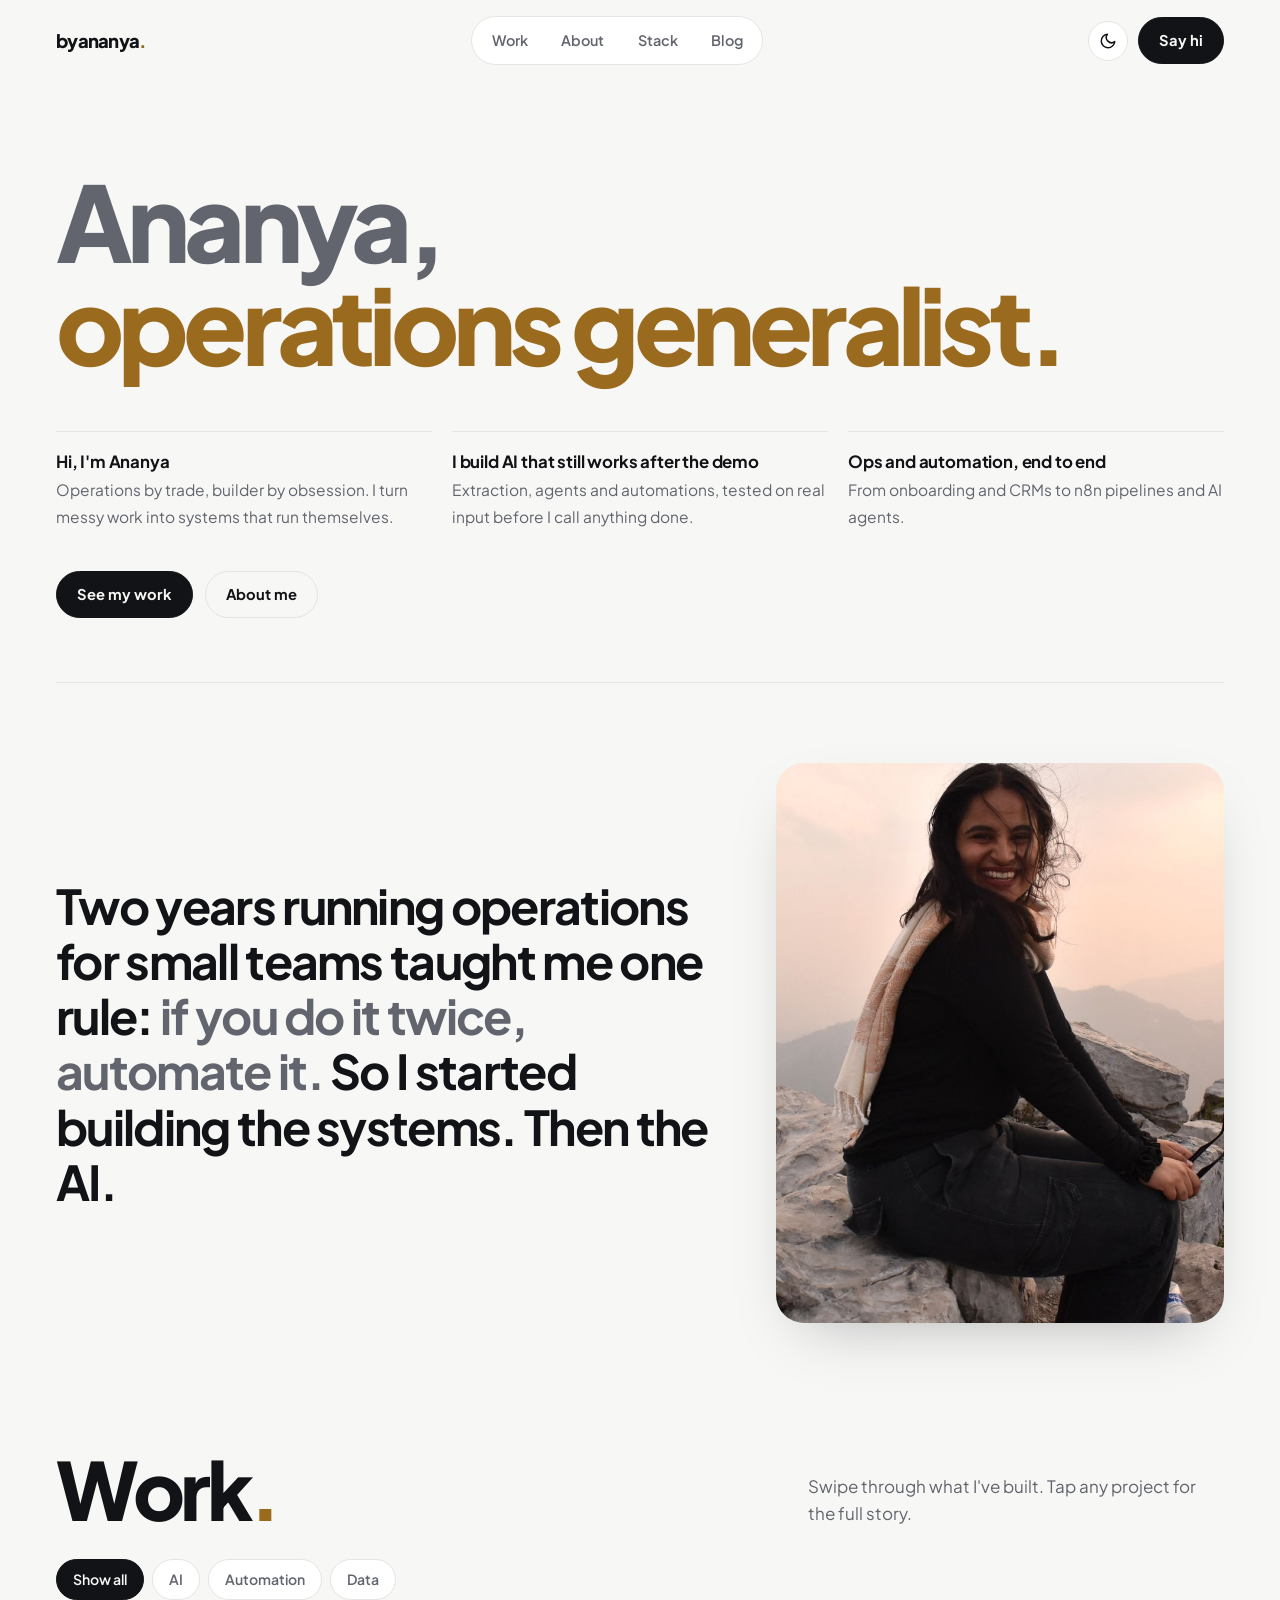
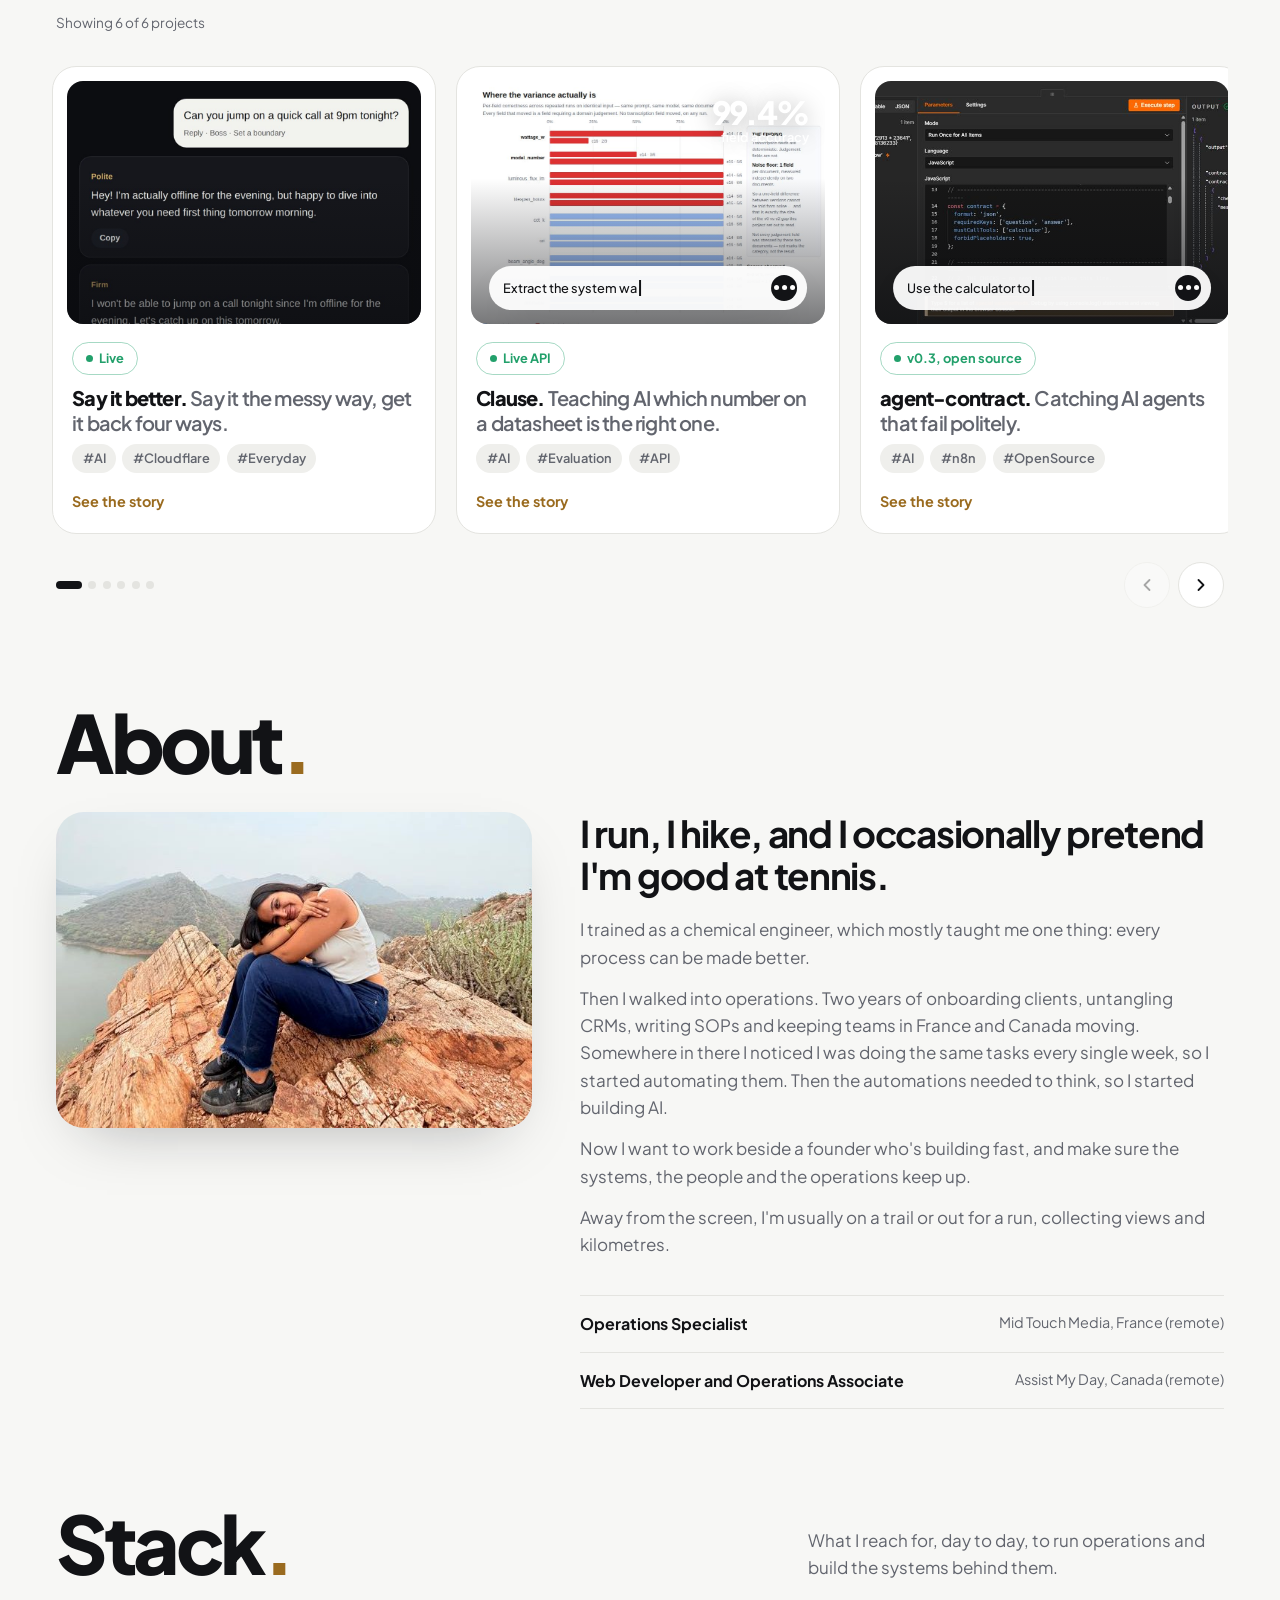
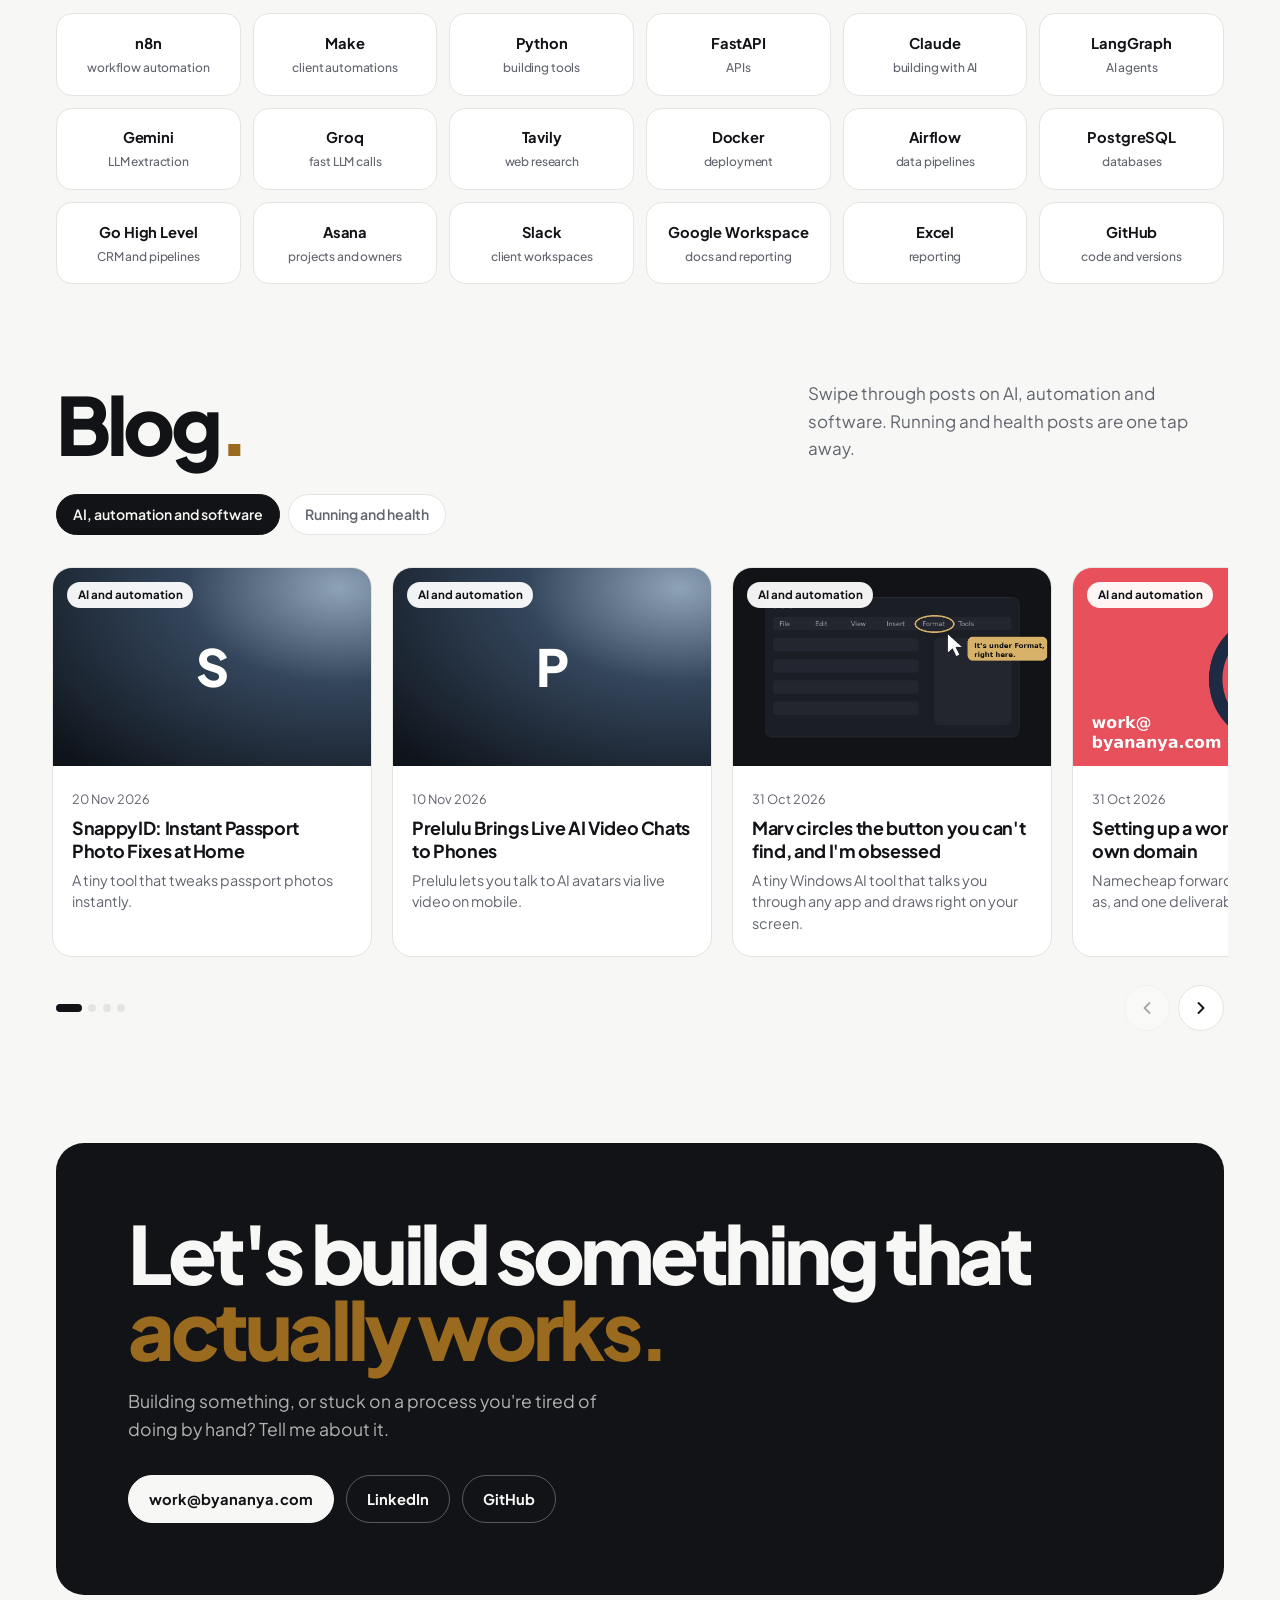
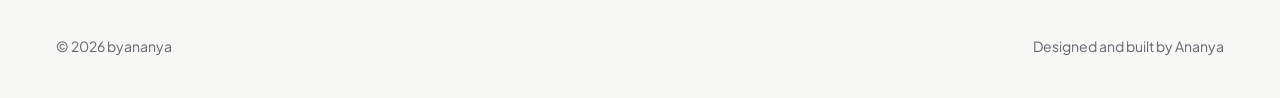
<file: index.html>
<!doctype html>
<html lang="en">
<head>
<meta charset="utf-8">
<meta name="viewport" content="width=device-width, initial-scale=1">
<title>by ananya</title>
<meta name="description" content="Ananya P Kumar builds AI that still works after the demo. Case studies on Clause, agent-contract and more, plus a blog on AI, automation and running.">
<link rel="icon" href="data:image/svg+xml,%3Csvg xmlns='http://www.w3.org/2000/svg' viewBox='0 0 100 100'%3E%3Ccircle cx='50' cy='50' r='40' fill='%239a6b1f'/%3E%3C/svg%3E">
<script>try { var t = localStorage.getItem('theme'); if (t) document.documentElement.setAttribute('data-theme', t); } catch (e) {}</script>
<link rel="preconnect" href="https://fonts.googleapis.com">
<link rel="preconnect" href="https://fonts.gstatic.com" crossorigin>
<link href="https://fonts.googleapis.com/css2?family=Plus+Jakarta+Sans:wght@400..800&display=swap" rel="stylesheet">
<link rel="stylesheet" href="style.css">
</head>
<body>
<header class="site-head">
  <div class="wrap">
    <a class="wordmark" href="/">byananya<span>.</span></a>
    <nav class="nav" aria-label="Main">
      <a href="#work">Work</a><a href="#about">About</a><a href="#stack">Stack</a><a href="#blog">Blog</a>
    </nav>
    <div class="head-actions">
      <button class="theme" id="theme" aria-label="Switch between light and dark mode">
        <svg class="moon" viewBox="0 0 24 24" fill="none" stroke="currentColor" stroke-width="2" stroke-linecap="round" stroke-linejoin="round" aria-hidden="true"><path d="M21 12.8A9 9 0 1 1 11.2 3a7 7 0 0 0 9.8 9.8Z"/></svg>
        <svg class="sun" viewBox="0 0 24 24" fill="none" stroke="currentColor" stroke-width="2" stroke-linecap="round" stroke-linejoin="round" aria-hidden="true"><circle cx="12" cy="12" r="4"/><path d="M12 2v2M12 20v2M4.9 4.9l1.4 1.4M17.7 17.7l1.4 1.4M2 12h2M20 12h2M4.9 19.1l1.4-1.4M17.7 6.3l1.4-1.4"/></svg>
      </button>
      <a class="btn" href="#hi">Say hi</a>
    </div>
  </div>
</header>

<main class="wrap">
  <section class="hero" id="home" aria-label="Introduction">
    <h1><span class="muted">Ananya,</span><br>
      <span class="rotator" aria-live="polite"><span class="on">AI automation builder.</span><span>operations generalist.</span><span>systems builder.</span><span>chaos organiser.</span></span>
    </h1>
    <ul class="hero-points">
      <li><b>Hi, I'm Ananya</b><span>Operations by trade, builder by obsession. I turn messy work into systems that run themselves.</span></li>
      <li><b>I build AI that still works after the demo</b><span>Extraction, agents and automations, tested on real input before I call anything done.</span></li>
      <li><b>Ops and automation, end to end</b><span>From onboarding and CRMs to n8n pipelines and AI agents.</span></li>
    </ul>
    <div class="ctas"><a class="btn" href="#work">See my work</a><a class="btn line" href="#about">About me</a></div>
  </section>

  <section class="statement" aria-label="How I got here">
    <h2>Two years running operations for small teams taught me one rule: <em>if you do it twice, automate it.</em> So I started building the systems. Then the AI.</h2>
    <div class="photo protected rv" data-src="assets/mountain.jpg" role="img" aria-label="Ananya laughing on a mountaintop at sunset"></div>
  </section>

  <section class="block" id="work" aria-labelledby="work-h">
    <div class="sec-head"><h2 id="work-h">Work<span>.</span></h2><p>Swipe through what I've built. Tap any project for the full story.</p></div>
    <div class="filters" role="group" aria-label="Filter projects">
      <button aria-pressed="true" data-f="all">Show all</button><button aria-pressed="false" data-f="ai">AI</button><button aria-pressed="false" data-f="automation">Automation</button><button aria-pressed="false" data-f="data">Data</button>
    </div>
    <p class="count" id="count">Showing 6 of 6 projects</p>

    <div class="carousel">
      <div class="track" id="track">
    <article class="slide case" tabindex="0" role="button" aria-label="Open the Say it better case study" data-cat="ai">
      <div class="stage top" style="background-image:url(assets/work/say-it-better.jpg)">
      </div>
      <div class="case-top"><div><h3><b>Say it better.</b> <span class="rest">Say it the messy way, get it back four ways.</span></h3><ul class="tags"><li>#AI</li><li>#Cloudflare</li><li>#Everyday</li></ul></div><span class="status live">Live</span></div>
      <span class="slide-cta">See the story</span>
      <div class="case-body">
        <dl class="facts-list">
          <div><dt>Type</dt><dd>Tiny AI web app</dd></div>
          <div><dt>Role</dt><dd>Solo builder</dd></div>
          <div><dt>Outcome</dt><dd class="outcome">Live and public, with voice input and four tones.</dd></div>
          <div><dd><a href="/say-it-better/">Try it</a></dd></div>
        </dl>
        <ul class="points">
          <li><h4>Two modes.</h4><p>Rephrase what you want to say, or reply to a message you received. Type it or just say it.</p></li>
          <li><h4>Polite, firm, funny, very British.</h4><p>Four tones side by side, including peak "I'm terribly sorry, but…" energy.</p></li>
          <li><h4>Sounds human.</h4><p>Short, natural replies. No "I hope this message finds you well."</p></li>
          <li><h4>Fast and private.</h4><p>A Cloudflare Worker calls Groq for near-instant replies, with Cloudflare's own AI as backup. Nothing visitors type is stored, and no API key sits in public code.</p></li>
        </ul>
      </div>
    </article>
    <article class="slide case" tabindex="0" role="button" aria-label="Open the Clause case study" data-cat="ai">
      <div class="stage top" style="background-image:url(assets/work/clause.jpg)">
        <div class="big-stat">99.4%<small>field accuracy</small></div>
        <div class="prompt"><span class="txt"><span class="typed" data-text="Extract the system wattage from datasheet e16…"></span></span><span class="go"><i></i><i></i><i></i></span></div>
      </div>
      <div class="case-top"><div><h3><b>Clause.</b> <span class="rest">Teaching AI which number on a datasheet is the right one.</span></h3><ul class="tags"><li>#AI</li><li>#Evaluation</li><li>#API</li></ul></div><span class="status live">Live API</span></div>
      <span class="slide-cta">See the story</span>
      <div class="case-body">
        <dl class="facts-list">
          <div><dt>Type</dt><dd>AI extraction service</dd></div>
          <div><dt>Role</dt><dd>Solo builder</dd></div>
          <div><dt>Outcome</dt><dd class="outcome">161 of 162 fields right, with the score predicted before the run.</dd></div>
          <div><dd><a href="https://github.com/Ananyapkumar/clause" rel="noopener">Code</a> &nbsp; <a href="https://clause-9kq9.onrender.com/docs" rel="noopener">Try the API</a></dd></div>
        </dl>
        <ul class="points">
          <li><h4>Domain rules, not parsing.</h4><p>Datasheets print two plausible numbers for the same question. Knowing which one is right is the real work.</p></li>
          <li><h4>Measured, not guessed.</h4><p>Hand-written ground truth, measured run-to-run variance, and a prediction committed before the baseline.</p></li>
          <li><h4>Built, tested, removed.</h4><p>Citations, retrieval and a verification pass were each measured, then cut when the numbers didn't justify them.</p></li>
          <li><h4>Production basics.</h4><p>Auth, rate limits, request IDs and a 15-check API test suite.</p></li>
        </ul>
      </div>
    </article>
    <article class="slide case" tabindex="0" role="button" aria-label="Open the agent-contract case study" data-cat="ai automation">
      <div class="stage" style="background-image:url(assets/work/agent-contract.jpg)">
        <div class="prompt"><span class="txt"><span class="typed" data-text="Use the calculator tool. Do not calculate it yourself."></span></span><span class="go"><i></i><i></i><i></i></span></div>
      </div>
      <div class="case-top"><div><h3><b>agent-contract.</b> <span class="rest">Catching AI agents that fail politely.</span></h3><ul class="tags"><li>#AI</li><li>#n8n</li><li>#OpenSource</li></ul></div><span class="status live">v0.3, open source</span></div>
      <span class="slide-cta">See the story</span>
      <div class="case-body">
        <dl class="facts-list">
          <div><dt>Type</dt><dd>n8n Code node, open source</dd></div>
          <div><dt>Role</dt><dd>Solo builder</dd></div>
          <div><dt>Outcome</dt><dd class="outcome">Nine checks, 14 test fixtures, verified in a live n8n workflow.</dd></div>
          <div><dd><a href="https://github.com/Ananyapkumar/agent-contract" rel="noopener">Code</a></dd></div>
        </dl>
        <ul class="points">
          <li><h4>Green isn't working.</h4><p>n8n marks an AI node successful if it doesn't crash. A model always returns text, so failures look like success.</p></li>
          <li><h4>Phantom tool calls.</h4><p>Flags agents that answer without calling the tool they were told to use.</p></li>
          <li><h4>No AI checking AI.</h4><p>Plain string and JSON checks: offline, instant, free, and the same verdict every time.</p></li>
          <li><h4>Shaped by the community.</h4><p>Two features came straight from feedback in the n8n community.</p></li>
        </ul>
      </div>
    </article>
    <article class="slide case" tabindex="0" role="button" aria-label="Open the Monday Ops Brief case study" data-cat="automation ai">
      <div class="stage g3">
        <div class="prompt"><span class="txt"><span class="typed" data-text="Monday, 8am: what's stuck and waiting on you…"></span></span><span class="go"><i></i><i></i><i></i></span></div>
      </div>
      <div class="case-top"><div><h3><b>Monday Ops Brief.</b> <span class="rest">What a founder needs to know, before they ask.</span></h3><ul class="tags"><li>#Automation</li><li>#AI</li><li>#Operations</li></ul></div><span class="status live">Runs weekly</span></div>
      <span class="slide-cta">See the story</span>
      <div class="case-body">
        <dl class="facts-list">
          <div><dt>Type</dt><dd>Ops automation</dd></div>
          <div><dt>Role</dt><dd>Solo builder</dd></div>
          <div><dt>Outcome</dt><dd class="outcome">A 60-second brief in the founder's inbox every Monday at 8am.</dd></div>
        </dl>
        <ul class="points">
          <li><h4>The problem.</h4><p>Founders don't have time to dig through task trackers, so overdue work, blocked tasks and unanswered decisions quietly pile up.</p></li>
          <li><h4>Code finds the facts.</h4><p>A script reads the team's sheet and works out what's overdue, blocked, ownerless, stalled and waiting on the founder.</p></li>
          <li><h4>AI only writes the words.</h4><p>The AI gets those facts and nothing else, so it can't invent a deadline. If the AI is down, a plain version goes out anyway.</p></li>
          <li><h4>Built for a real team.</h4><p>Reads columns by name, never reports the same problem twice, and ends with the one thing to do today.</p></li>
        </ul>
      </div>
    </article>
    <article class="slide case" tabindex="0" role="button" aria-label="Open the Founder outreach case study" data-cat="automation ai">
      <div class="stage g1">
        <div class="prompt"><span class="txt"><span class="typed" data-text="Find newly funded Series A startups to research today…"></span></span><span class="go"><i></i><i></i><i></i></span></div>
      </div>
      <div class="case-top"><div><h3><b>Founder outreach.</b> <span class="rest">Three founders researched before breakfast.</span></h3><ul class="tags"><li>#Automation</li><li>#AI</li></ul></div><span class="status live">Running daily</span></div>
      <span class="slide-cta">See the story</span>
      <div class="case-body">
        <dl class="facts-list">
          <div><dt>Type</dt><dd>Google Apps Script automation</dd></div>
          <div><dt>Role</dt><dd>Solo builder</dd></div>
          <div><dt>Outcome</dt><dd class="outcome">Runs every day: sourcing, research, briefs and reminders.</dd></div>
        </dl>
        <ul class="points">
          <li><h4>Weekly sourcing.</h4><p>Pulls India-based YC companies and Series A deals from startup news.</p></li>
          <li><h4>Morning research.</h4><p>Three web searches per company, then AI writes a short brief on each founder.</p></li>
          <li><h4>Smart ranking.</h4><p>The newest funding rounds and best-fit companies rise to the top of the list.</p></li>
          <li><h4>Nudges on my phone.</h4><p>A morning list, an evening check-in, and follow-up reminders when someone goes quiet.</p></li>
        </ul>
      </div>
    </article>
    <article class="slide case" tabindex="0" role="button" aria-label="Open the Crypto data pipeline case study" data-cat="data">
      <div class="stage g3">
        <div class="prompt"><span class="txt"><span class="typed" data-text="Run the scheduled ingestion, retry if a step fails…"></span></span><span class="go"><i></i><i></i><i></i></span></div>
      </div>
      <div class="case-top"><div><h3><b>Crypto data pipeline.</b> <span class="rest">Built to survive the bad days.</span></h3><ul class="tags"><li>#Data</li><li>#Pipelines</li></ul></div><span class="status">Complete</span></div>
      <span class="slide-cta">See the story</span>
      <div class="case-body">
        <dl class="facts-list">
          <div><dt>Type</dt><dd>Data pipeline</dd></div>
          <div><dt>Role</dt><dd>Solo builder</dd></div>
          <div><dt>Outcome</dt><dd class="outcome">A production-style setup built for reliability and data consistency.</dd></div>
          <div><dd><a href="https://github.com/Ananyapkumar/crypto-data-pipeline" rel="noopener">Code</a></dd></div>
        </dl>
        <ul class="points">
          <li><h4>Orchestrated.</h4><p>Airflow schedules each step and handles retries.</p></li>
          <li><h4>Consistent.</h4><p>Docker and PostgreSQL keep it reproducible, even when a run fails halfway.</p></li>
        </ul>
      </div>
    </article>
      </div>
      <div class="car-nav">
        <div class="dots" id="dots" aria-hidden="true"></div>
        <div class="arrows">
          <button class="arrow" id="prev" type="button" aria-label="Previous project"><svg viewBox="0 0 24 24" fill="none" stroke="currentColor" stroke-width="2.2" stroke-linecap="round" stroke-linejoin="round" aria-hidden="true"><path d="M15 18l-6-6 6-6"/></svg></button>
          <button class="arrow" id="next" type="button" aria-label="Next project"><svg viewBox="0 0 24 24" fill="none" stroke="currentColor" stroke-width="2.2" stroke-linecap="round" stroke-linejoin="round" aria-hidden="true"><path d="M9 18l6-6-6-6"/></svg></button>
        </div>
      </div>
    </div>
    <dialog class="case-modal" id="case-modal" aria-label="Case study">
      <button class="modal-close" id="modal-close" type="button" aria-label="Close">×</button>
      <div class="modal-body" id="modal-body"></div>
    </dialog>
  </section>

  <section class="block" id="about" aria-labelledby="about-h">
    <div class="sec-head"><h2 id="about-h">About<span>.</span></h2></div>
    <div class="about">
      <div class="photos single rv">
        <div class="p1 protected" data-src="assets/outdoors.jpg" role="img" aria-label="Ananya sitting on a rocky hilltop above a lake"></div>
      </div>
      <div>
        <h3>I run, I hike, and I occasionally pretend I'm good at tennis.</h3>
        <p class="bio">I trained as a chemical engineer, which mostly taught me one thing: every process can be made better.</p>
        <p class="bio">Then I walked into operations. Two years of onboarding clients, untangling CRMs, writing SOPs and keeping teams in France and Canada moving. Somewhere in there I noticed I was doing the same tasks every single week, so I started automating them. Then the automations needed to think, so I started building AI.</p>
        <p class="bio">Now I want to work beside a founder who's building fast, and make sure the systems, the people and the operations keep up.</p>
        <p class="bio">Away from the screen, I'm usually on a trail or out for a run, collecting views and kilometres.</p>
        <ul class="journey">
          <li><b>Operations Specialist</b><span>Mid Touch Media, France (remote)</span></li>
          <li><b>Web Developer and Operations Associate</b><span>Assist My Day, Canada (remote)</span></li>
        </ul>
      </div>
    </div>
  </section>

  <section class="block" id="stack" aria-labelledby="stack-h">
    <div class="sec-head"><h2 id="stack-h">Stack<span>.</span></h2><p>What I reach for, day to day, to run operations and build the systems behind them.</p></div>
    <ul class="stack-grid">
      <li>n8n<small>workflow automation</small></li><li>Make<small>client automations</small></li><li>Python<small>building tools</small></li><li>FastAPI<small>APIs</small></li><li>Claude<small>building with AI</small></li><li>LangGraph<small>AI agents</small></li><li>Gemini<small>LLM extraction</small></li>
      <li>Groq<small>fast LLM calls</small></li><li>Tavily<small>web research</small></li><li>Docker<small>deployment</small></li><li>Airflow<small>data pipelines</small></li><li>PostgreSQL<small>databases</small></li>
      <li>Go High Level<small>CRM and pipelines</small></li><li>Asana<small>projects and owners</small></li><li>Slack<small>client workspaces</small></li><li>Google Workspace<small>docs and reporting</small></li><li>Excel<small>reporting</small></li><li>GitHub<small>code and versions</small></li>
    </ul>
  </section>

  <section class="block" id="blog" aria-labelledby="blog-h">
    <div class="sec-head"><h2 id="blog-h">Blog<span>.</span></h2><p>Swipe through posts on AI, automation and software. Running and health posts are one tap away.</p></div>
    <div class="filters" role="group" aria-label="Filter posts">
      <button aria-pressed="true" data-p="tech">AI, automation and software</button><button aria-pressed="false" data-p="health">Running and health</button>
    </div>
    <div class="carousel" style="margin-top:1.5rem">
      <ul class="track post-track" id="posts"></ul>
      <div class="car-nav">
        <div class="dots" id="bdots" aria-hidden="true"></div>
        <div class="arrows">
          <button class="arrow" id="bprev" type="button" aria-label="Previous post"><svg viewBox="0 0 24 24" fill="none" stroke="currentColor" stroke-width="2.2" stroke-linecap="round" stroke-linejoin="round" aria-hidden="true"><path d="M15 18l-6-6 6-6"/></svg></button>
          <button class="arrow" id="bnext" type="button" aria-label="Next post"><svg viewBox="0 0 24 24" fill="none" stroke="currentColor" stroke-width="2.2" stroke-linecap="round" stroke-linejoin="round" aria-hidden="true"><path d="M9 18l6-6-6-6"/></svg></button>
        </div>
      </div>
    </div>
  </section>

  <section class="contact" id="hi" aria-labelledby="hi-h">
    <h2 id="hi-h">Let's build something that <span>actually works.</span></h2>
    <p>Building something, or stuck on a process you're tired of doing by hand? Tell me about it.</p>
    <div class="row">
      <a class="btn" href="mailto:work@byananya.com">work@byananya.com</a>
      <a class="btn line" href="https://www.linkedin.com/in/ananyapkumar" rel="noopener">LinkedIn</a>
      <a class="btn line" href="https://github.com/Ananyapkumar" rel="noopener">GitHub</a>
    </div>
  </section>

  <footer class="site-foot"><span>© 2026 byananya</span><span>Designed and built by Ananya</span></footer>
</main>

<script>
// Theme toggle (remembers your choice)
document.getElementById('theme').addEventListener('click', function () {
  var root = document.documentElement;
  var dark = root.getAttribute('data-theme') ? root.getAttribute('data-theme') === 'dark' : matchMedia('(prefers-color-scheme: dark)').matches;
  var next = dark ? 'light' : 'dark';
  root.setAttribute('data-theme', next);
  try { localStorage.setItem('theme', next); } catch (e) {}
});

var calm = matchMedia('(prefers-reduced-motion: reduce)').matches;

// Rotating roles in the hero
(function () {
  var words = document.querySelectorAll('.rotator span'), i = 0;
  if (calm || words.length < 2) return;
  setInterval(function () { words[i].classList.remove('on'); i = (i + 1) % words.length; words[i].classList.add('on'); }, 2200);
})();

// Photos: shown as backgrounds, with right-click, drag and long-press blocked
document.querySelectorAll('.protected[data-src]').forEach(function (el) {
  var src = el.getAttribute('data-src'), probe = new Image();
  probe.onload = function () { el.style.backgroundImage = 'url(' + src + ')'; };
  probe.src = src;
  ['contextmenu', 'dragstart', 'mousedown'].forEach(function (evt) { el.addEventListener(evt, function (e) { e.preventDefault(); }); });
});

// Typing prompts on each project, started when the project scrolls into view
(function () {
  var items = document.querySelectorAll('.typed');
  function type(el) {
    var text = el.dataset.text, n = 0;
    if (calm) { el.textContent = text; return; }
    (function step() { el.textContent = text.slice(0, ++n); if (n < text.length) setTimeout(step, 38); })();
  }
  if (!('IntersectionObserver' in window)) { items.forEach(type); return; }
  var io = new IntersectionObserver(function (es) { es.forEach(function (e) { if (e.isIntersecting) { type(e.target); io.unobserve(e.target); } }); }, { threshold: 0.6 });
  items.forEach(function (el) { io.observe(el); });
})();

// Work carousel: arrows, dots, filters, and a pop-up case study
(function () {
  var track = document.getElementById('track'), slides = [].slice.call(track.querySelectorAll('.slide'));
  var dots = document.getElementById('dots'), count = document.getElementById('count');
  var modal = document.getElementById('case-modal'), body = document.getElementById('modal-body');
  var prev = document.getElementById('prev'), next = document.getElementById('next');
  function visible() { return slides.filter(function (s) { return !s.hidden; }); }
  function step() { var v = visible()[0]; return v ? v.getBoundingClientRect().width + 20 : 300; }
  function sync() {
    var v = visible(), i = Math.min(Math.round(track.scrollLeft / step()), v.length - 1);
    [].forEach.call(dots.children, function (d, k) { d.classList.toggle('on', k === i); });
    prev.disabled = track.scrollLeft < 8;
    next.disabled = track.scrollLeft + track.clientWidth > track.scrollWidth - 8;
  }
  function drawDots() { dots.innerHTML = visible().map(function () { return '<i></i>'; }).join(''); sync(); }
  prev.addEventListener('click', function () { track.scrollBy({ left: -step(), behavior: 'smooth' }); });
  next.addEventListener('click', function () { track.scrollBy({ left: step(), behavior: 'smooth' }); });
  track.addEventListener('scroll', function () { requestAnimationFrame(sync); }, { passive: true });
  addEventListener('resize', sync);

  var btns = document.querySelectorAll('[data-f]');
  btns.forEach(function (b) {
    b.addEventListener('click', function () {
      var f = b.dataset.f;
      btns.forEach(function (x) { x.setAttribute('aria-pressed', x === b ? 'true' : 'false'); });
      slides.forEach(function (c) { c.hidden = !(f === 'all' || c.dataset.cat.split(' ').indexOf(f) > -1); });
      count.textContent = 'Showing ' + visible().length + ' of ' + slides.length + ' projects';
      track.scrollTo({ left: 0 }); drawDots();
    });
  });

  function open(slide) {
    var stage = slide.querySelector('.stage').cloneNode(true);
    var typed = stage.querySelector('.typed'); if (typed) typed.textContent = typed.dataset.text;
    body.innerHTML = slide.querySelector('.case-top').outerHTML + stage.outerHTML + slide.querySelector('.case-body').outerHTML;
    if (modal.showModal) modal.showModal(); else modal.setAttribute('open', '');
    document.body.style.overflow = 'hidden';
  }
  function close() { if (modal.close) modal.close(); else { modal.removeAttribute('open'); document.body.style.overflow = ''; } }
  modal.addEventListener('close', function () { document.body.style.overflow = ''; });
  document.getElementById('modal-close').addEventListener('click', close);
  modal.addEventListener('click', function (e) { if (e.target === modal) close(); });
  slides.forEach(function (s) {
    s.addEventListener('click', function (e) { if (e.target.closest('a')) return; open(s); });
    s.addEventListener('keydown', function (e) { if (e.key === 'Enter' || e.key === ' ') { e.preventDefault(); open(s); } });
  });
  drawDots();
})();

// Blog cards with topic filter, read from posts/index.json
(function () {
  var list = document.getElementById('posts'), all = [], current = 'tech';
  var label = { tech: 'AI and automation', health: 'Running and health' };
  var empty = { tech: 'First post drops soon.', health: 'The first running and health post is on its way.' };
  var esc = function (t) { return String(t || '').replace(/[&<>"]/g, function (c) { return { '&': '&amp;', '<': '&lt;', '>': '&gt;', '"': '&quot;' }[c]; }); };
  var btns = document.querySelectorAll('[data-p]');
  function render() {
    var items = all.filter(function (p) { return (p.topic || 'tech') === current; });
    if (!items.length) { list.innerHTML = '<li class="empty">' + empty[current] + '</li>'; bsync(); return; }
    list.innerHTML = items.map(function (p) {
      var k = p.topic || 'tech';
      var d = new Date(p.date + 'T00:00:00').toLocaleDateString('en-IN', { day: 'numeric', month: 'short', year: 'numeric' });
      var cover = p.cover ? '<span class="cover" style="background-image:url(' + esc(p.cover) + ')">'
                          : '<span class="cover fallback' + (k === 'health' ? ' health' : '') + '">' + esc((p.title || '?').charAt(0));
      return '<li class="post-card"><a href="post.html?p=' + encodeURIComponent(p.slug) + '">' + cover + '<span class="pill">' + label[k] + '</span></span>' +
        '<span class="meta"><time datetime="' + esc(p.date) + '">' + d + '</time><span class="t">' + esc(p.title) + '</span>' +
        (p.summary ? '<span class="summary">' + esc(p.summary) + '</span>' : '') + '</span></a></li>';
    }).join('');
    list.scrollTo({ left: 0 }); bsync();
  }
  // carousel controls, same as Work
  var bdots = document.getElementById('bdots'), bprev = document.getElementById('bprev'), bnext = document.getElementById('bnext');
  function cards() { return list.querySelectorAll('.post-card'); }
  function bstep() { var c = cards()[0]; return c ? c.getBoundingClientRect().width + 20 : 300; }
  function bsync() {
    var n = cards().length, i = Math.min(Math.round(list.scrollLeft / bstep()), Math.max(n - 1, 0));
    if (bdots.children.length !== n) bdots.innerHTML = Array(n + 1).join('<i></i>');
    [].forEach.call(bdots.children, function (d, k) { d.classList.toggle('on', k === i); });
    bprev.disabled = list.scrollLeft < 8;
    bnext.disabled = list.scrollLeft + list.clientWidth > list.scrollWidth - 8;
  }
  bprev.addEventListener('click', function () { list.scrollBy({ left: -bstep(), behavior: 'smooth' }); });
  bnext.addEventListener('click', function () { list.scrollBy({ left: bstep(), behavior: 'smooth' }); });
  list.addEventListener('scroll', function () { requestAnimationFrame(bsync); }, { passive: true });
  addEventListener('resize', bsync);
  btns.forEach(function (b) { b.addEventListener('click', function () { current = b.dataset.p; btns.forEach(function (x) { x.setAttribute('aria-pressed', x === b ? 'true' : 'false'); }); render(); }); });
  fetch('posts/index.json').then(function (r) { return r.json(); })
    .then(function (p) { all = p.sort(function (a, b) { return b.date.localeCompare(a.date); }); render(); })
    .catch(function () { list.innerHTML = '<li class="empty">Posts couldn’t load. Refresh to try again.</li>'; });
})();

// Fly-through: project images tilt up and settle as you scroll, and the hero drifts back
(function () {
  if (calm) return;
  var stages = document.querySelectorAll('.fly'), h1 = document.querySelector('.hero h1'), ticking = false;
  function frame() {
    var vh = innerHeight;
    stages.forEach(function (el) {
      var r = el.getBoundingClientRect();
      var p = Math.min(1, Math.max(0, (vh - r.top) / (vh * 0.55)));
      el.style.transform = 'perspective(1400px) rotateX(' + ((1 - p) * 18).toFixed(2) + 'deg) scale(' + (0.84 + 0.16 * p).toFixed(3) + ') translateY(' + ((1 - p) * 60).toFixed(1) + 'px)';
      el.style.opacity = (0.5 + 0.5 * p).toFixed(3);
    });
    if (h1) {
      var y = Math.min(1, scrollY / (vh * 0.8));
      h1.style.transform = 'scale(' + (1 - 0.12 * y).toFixed(3) + ') translateY(' + (y * -30).toFixed(1) + 'px)';
      h1.style.opacity = (1 - 0.75 * y).toFixed(3);
    }
    ticking = false;
  }
  addEventListener('scroll', function () { if (!ticking) { ticking = true; requestAnimationFrame(frame); } }, { passive: true });
  addEventListener('resize', frame);
  frame();
})();

// Scroll reveal
(function () {
  if (calm || !('IntersectionObserver' in window)) return;
  var els = document.querySelectorAll('.rv, .sec-head, .stack-grid li, .contact');
  var io = new IntersectionObserver(function (es) { es.forEach(function (e) { if (e.isIntersecting) { e.target.classList.add('in'); io.unobserve(e.target); } }); }, { threshold: 0.1 });
  els.forEach(function (el, i) { el.classList.add('rv'); if (el.tagName === 'LI') el.style.transitionDelay = (i % 6) * 50 + 'ms'; io.observe(el); });
})();
</script>
<script>/* anonymous visit count: no cookies, no personal data */(function(){try{var u='https://byananya-blog.ananyapkumar0710.workers.dev/hit',p=location.pathname+(location.pathname.indexOf('post.html')>-1?location.search:''),d=JSON.stringify({p:p,r:document.referrer});if(navigator.sendBeacon)navigator.sendBeacon(u,d);else fetch(u,{method:'POST',body:d,keepalive:true});}catch(e){}})();</script>
</body>
</html>
</file>
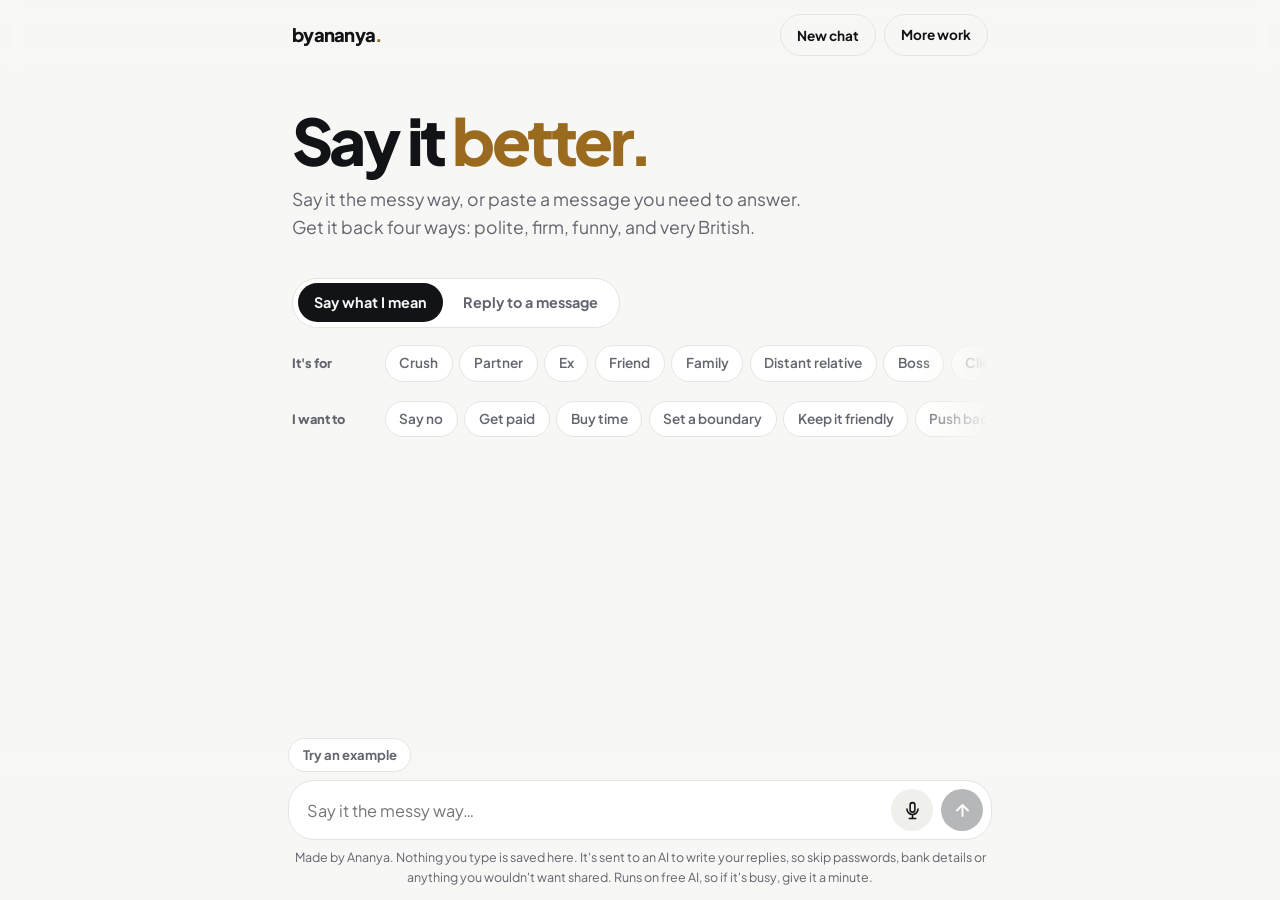
<file: say-it-better/index.html>
<!doctype html>
<html lang="en">
<head>
<meta charset="utf-8">
<meta name="viewport" content="width=device-width, initial-scale=1, viewport-fit=cover">
<title>Say it better | by ananya</title>
<meta name="description" content="Say it the messy way and get it back four ways: polite, firm, funny and very British.">
<link rel="icon" href="data:image/svg+xml,%3Csvg xmlns='http://www.w3.org/2000/svg' viewBox='0 0 100 100'%3E%3Ccircle cx='50' cy='50' r='40' fill='%239a6b1f'/%3E%3C/svg%3E">
<script>try { var t = localStorage.getItem('theme'); if (t) document.documentElement.setAttribute('data-theme', t); } catch (e) {}</script>
<link rel="preconnect" href="https://fonts.googleapis.com">
<link rel="preconnect" href="https://fonts.gstatic.com" crossorigin>
<link href="https://fonts.googleapis.com/css2?family=Plus+Jakarta+Sans:wght@400..800&display=swap" rel="stylesheet">
<link rel="stylesheet" href="../style.css">
<style>
  body { padding-bottom: 11rem; }
  .bar { position: sticky; top: 0; z-index: 10; background: color-mix(in srgb, var(--bg) 88%, transparent); backdrop-filter: blur(10px); -webkit-backdrop-filter: blur(10px); }
  .bar .in { max-width: 46rem; margin: 0 auto; padding: .9rem 1.25rem; display: flex; justify-content: space-between; align-items: center; gap: .75rem; }
  .bar .right { display: flex; gap: .5rem; }
  .bar .btn { padding: .55rem 1rem; font-size: .85rem; cursor: pointer; font-family: inherit; }
  .app { max-width: 46rem; margin: 0 auto; padding: 0 1.25rem; }
  .intro { padding: 2.5rem 0 1rem; }
  .intro h1 { font-size: clamp(2.6rem, 8vw, 4rem); font-weight: 800; letter-spacing: -0.055em; line-height: .95; }
  .intro h1 span { color: var(--accent); }
  .intro p { color: var(--muted); font-size: 1.1rem; margin-top: .9rem; max-width: 32rem; }
  .settings { padding: 1.25rem 0 .5rem; display: grid; gap: .9rem; }
  .modes { display: inline-flex; justify-self: start; gap: .25rem; padding: .3rem; background: var(--surface); border: 1px solid var(--line); border-radius: 999px; }
  .modes button { font: inherit; font-weight: 700; font-size: .9rem; padding: .5rem 1rem; border-radius: 999px; border: 0; background: transparent; color: var(--muted); cursor: pointer; }
  .modes button[aria-selected="true"] { background: var(--ink); color: var(--bg); }
  .row { display: flex; align-items: center; gap: .6rem; min-width: 0; }
  .row .lbl { font-size: .8rem; font-weight: 800; color: var(--muted); white-space: nowrap; width: 5.2rem; flex: none; }
  .chips { display: flex; gap: .4rem; overflow-x: auto; scrollbar-width: none; padding: .15rem 0; -webkit-mask-image: linear-gradient(90deg, #000 88%, transparent); mask-image: linear-gradient(90deg, #000 88%, transparent); }
  .chips::-webkit-scrollbar { display: none; }
  .chips button { flex: none; font: inherit; font-size: .85rem; font-weight: 600; padding: .4rem .85rem; border-radius: 999px; border: 1px solid var(--line); background: var(--surface); color: var(--muted); cursor: pointer; }
  .chips button[aria-pressed="true"] { background: var(--ink); color: var(--bg); border-color: var(--ink); }

  .thread { display: grid; gap: 1.75rem; padding: 1.5rem 0 0; }
  .turn { display: grid; gap: .9rem; }
  .you { justify-self: end; max-width: 85%; background: var(--ink); color: var(--bg); border-radius: 20px 20px 6px 20px; padding: .8rem 1rem; }
  .you p { white-space: pre-wrap; }
  .you small { display: block; font-size: .75rem; opacity: .65; margin-top: .3rem; }
  .replies { display: grid; gap: .7rem; }
  .reply { background: var(--surface); border: 1px solid var(--line); border-radius: 18px; padding: 1rem 1.1rem .85rem; animation: pop .4s cubic-bezier(.2,.8,.2,1) both; }
  .reply:nth-child(2) { animation-delay: .06s; } .reply:nth-child(3) { animation-delay: .12s; } .reply:nth-child(4) { animation-delay: .18s; }
  .reply.brit { border-color: color-mix(in srgb, var(--accent) 45%, var(--line)); }
  @keyframes pop { from { opacity: 0; transform: translateY(12px); } }
  .reply .tone { font-size: .78rem; font-weight: 800; color: var(--accent); }
  .reply p { font-size: 1.04rem; margin-top: .3rem; white-space: pre-wrap; }
  .reply .copy { margin-top: .7rem; font: inherit; font-size: .8rem; font-weight: 700; background: var(--soft); color: var(--ink); border: 0; border-radius: 999px; padding: .35rem .85rem; cursor: pointer; }
  .skeleton { height: 5.5rem; border-radius: 18px; background: linear-gradient(90deg, var(--soft), var(--surface), var(--soft)); background-size: 200% 100%; animation: shimmer 1.2s infinite linear; }
  @keyframes shimmer { to { background-position: -200% 0; } }
  .status { font-size: .85rem; font-weight: 600; color: var(--muted); }
  .note { padding: .9rem 1.1rem; border-radius: 16px; background: var(--soft); color: var(--muted); font-size: .95rem; }
  .foot { text-align: center; color: var(--muted); font-size: .78rem; margin-top: .5rem; }

  .dock { position: fixed; left: 0; right: 0; bottom: 0; z-index: 20; padding: .75rem 1rem calc(.75rem + env(safe-area-inset-bottom, 0px)); background: linear-gradient(transparent, var(--bg) 30%); }
  .dock .in { max-width: 44rem; margin: 0 auto; }
  .example { font: inherit; font-size: .82rem; font-weight: 700; color: var(--muted); background: var(--surface); border: 1px solid var(--line); border-radius: 999px; padding: .35rem .85rem; cursor: pointer; margin-bottom: .5rem; }
  .composer { display: flex; align-items: flex-end; gap: .5rem; background: var(--surface); border: 1px solid var(--line); border-radius: 26px; padding: .5rem .5rem .5rem 1.1rem; box-shadow: var(--shadow); }
  .composer:focus-within { border-color: var(--accent); }
  .composer textarea { flex: 1; border: 0; outline: 0; resize: none; background: transparent; color: var(--ink); font: inherit; font-size: 1.02rem; line-height: 1.5; padding: .45rem 0; max-height: 9rem; min-height: 1.5rem; }
  .ico { width: 42px; height: 42px; flex: none; border-radius: 50%; border: 0; display: grid; place-items: center; cursor: pointer; background: var(--soft); color: var(--ink); transition: transform .15s ease, opacity .15s ease; }
  .ico:hover { transform: scale(1.06); }
  .ico svg { width: 19px; height: 19px; }
  .ico.send { background: var(--ink); color: var(--bg); }
  .ico.send:disabled { opacity: .3; cursor: default; transform: none; }
  .ico.ok { background: var(--accent); color: var(--bg); }
  .rec { display: none; flex: 1; align-items: center; gap: .75rem; padding: .45rem 0; min-width: 0; }
  .composer.recording textarea, .composer.recording .mic, .composer.recording .send { display: none; }
  .composer.recording .rec { display: flex; }
  .composer.recording .cancel, .composer.recording .ok { display: grid; }
  .cancel, .ok { display: none; }
  .waves { display: flex; align-items: center; gap: 3px; height: 22px; }
  .waves i { width: 3px; border-radius: 3px; background: var(--accent); height: 30%; animation: wave 1s ease-in-out infinite; }
  .waves i:nth-child(2) { animation-delay: .1s; } .waves i:nth-child(3) { animation-delay: .2s; } .waves i:nth-child(4) { animation-delay: .3s; } .waves i:nth-child(5) { animation-delay: .4s; } .waves i:nth-child(6) { animation-delay: .5s; } .waves i:nth-child(7) { animation-delay: .6s; }
  @keyframes wave { 50% { height: 100%; } }
  .rec .live { flex: 1; min-width: 0; overflow: hidden; white-space: nowrap; text-overflow: ellipsis; color: var(--muted); font-size: .98rem; direction: rtl; text-align: left; }
  .rec .time { font-size: .85rem; font-weight: 700; color: var(--muted); font-variant-numeric: tabular-nums; }
  @media (prefers-reduced-motion: reduce) { .reply, .skeleton, .waves i { animation: none; } }
</style>
</head>
<body>
<div class="bar"><div class="in">
  <a class="wordmark" href="/">byananya<span>.</span></a>
  <div class="right"><button class="btn line" id="new" type="button">New chat</button><a class="btn line" href="/#work">More work</a></div>
</div></div>

<main class="app">
  <section class="intro" id="intro">
    <h1>Say it <span>better.</span></h1>
    <p>Say it the messy way, or paste a message you need to answer. Get it back four ways: polite, firm, funny, and very British.</p>
  </section>

  <section class="settings" aria-label="Settings">
    <div class="modes" role="tablist" aria-label="What do you need?">
      <button role="tab" aria-selected="true" data-mode="rephrase">Say what I mean</button>
      <button role="tab" aria-selected="false" data-mode="reply">Reply to a message</button>
    </div>
    <div class="row"><span class="lbl" id="who-l">It's for</span>
      <div class="chips" role="group" aria-labelledby="who-l" data-group="who">
        <button aria-pressed="false">Crush</button><button aria-pressed="false">Partner</button><button aria-pressed="false">Ex</button><button aria-pressed="false">Friend</button><button aria-pressed="false">Family</button><button aria-pressed="false">Distant relative</button><button aria-pressed="false">Boss</button><button aria-pressed="false">Client</button><button aria-pressed="false">Landlord</button><button aria-pressed="false">Someone new</button>
      </div>
    </div>
    <div class="row"><span class="lbl" id="want-l">I want to</span>
      <div class="chips" role="group" aria-labelledby="want-l" data-group="want">
        <button aria-pressed="false">Say no</button><button aria-pressed="false">Get paid</button><button aria-pressed="false">Buy time</button><button aria-pressed="false">Set a boundary</button><button aria-pressed="false">Keep it friendly</button><button aria-pressed="false">Push back</button><button aria-pressed="false">Flirt back</button><button aria-pressed="false">Keep my distance</button>
      </div>
    </div>
  </section>

  <section class="thread" id="thread" aria-live="polite"></section>
</main>

<div class="dock"><div class="in">
  <button class="example" id="example" type="button">Try an example</button>
  <div class="composer" id="composer">
    <textarea id="msg" rows="1" placeholder="Say it the messy way…" aria-label="Your message"></textarea>
    <div class="rec" aria-live="polite"><span class="waves" aria-hidden="true"><i></i><i></i><i></i><i></i><i></i><i></i><i></i></span><span class="live" id="live">Listening…</span><span class="time" id="time">0:00</span></div>
    <button class="ico mic" id="mic" type="button" aria-label="Speak instead of typing" hidden><svg viewBox="0 0 24 24" fill="none" stroke="currentColor" stroke-width="2" stroke-linecap="round" stroke-linejoin="round" aria-hidden="true"><rect x="9" y="2" width="6" height="12" rx="3"/><path d="M5 10a7 7 0 0 0 14 0M12 17v5M8 22h8"/></svg></button>
    <button class="ico cancel" id="cancel" type="button" aria-label="Cancel recording"><svg viewBox="0 0 24 24" fill="none" stroke="currentColor" stroke-width="2.4" stroke-linecap="round" aria-hidden="true"><path d="M6 6l12 12M18 6 6 18"/></svg></button>
    <button class="ico ok" id="ok" type="button" aria-label="Done, send it"><svg viewBox="0 0 24 24" fill="none" stroke="currentColor" stroke-width="2.6" stroke-linecap="round" stroke-linejoin="round" aria-hidden="true"><path d="M5 12.5l4.5 4.5L19 7"/></svg></button>
    <button class="ico send" id="send" type="button" aria-label="Send" disabled><svg viewBox="0 0 24 24" fill="none" stroke="currentColor" stroke-width="2.4" stroke-linecap="round" stroke-linejoin="round" aria-hidden="true"><path d="M12 19V5M5 12l7-7 7 7"/></svg></button>
  </div>
  <p class="foot">Made by Ananya. Nothing you type is saved here. It's sent to an AI to write your replies, so skip passwords, bank details or anything you wouldn't want shared. Runs on free AI, so if it's busy, give it a minute.</p>
</div></div>

<script>
(function () {
  // Cloudflare first; the old n8n backend stays as a safety net until it's switched off
  var APIS = ['https://say-it-better.ananyapkumar0710.workers.dev', 'https://ananya1234.app.n8n.cloud/webhook/say-it-better'];
  var msg = document.getElementById('msg'), send = document.getElementById('send'), thread = document.getElementById('thread'),
      intro = document.getElementById('intro'), composer = document.getElementById('composer');
  var mode = 'rephrase', busy = false;
  var EXAMPLES = [
    { mode: 'rephrase', m: "i hate it when people are annoying in meetings and keep talking over me", who: 'Boss', want: 'Set a boundary' },
    { mode: 'reply', m: "Hey! Any chance you could look over my pitch deck this weekend? It's only like 40 slides 🙏", who: 'Friend', want: 'Say no' },
    { mode: 'rephrase', m: "you still haven't paid me for last month's work and it's been 3 weeks", who: 'Client', want: 'Get paid' },
    { mode: 'reply', m: "Beta, when are you getting married? Everyone is asking.", who: 'Distant relative', want: 'Keep it friendly' },
    { mode: 'rephrase', m: "i want to ask him out but not make it weird", who: 'Crush', want: 'Flirt back' },
    { mode: 'reply', m: "hey stranger, been thinking about you lately", who: 'Ex', want: 'Keep my distance' },
    { mode: 'reply', m: "Hi, just letting you know the rent is going up by ₹3,000 from next month.", who: 'Landlord', want: 'Push back' }
  ], ex = 0;

  function esc(t) { return String(t).replace(/[&<>"]/g, function (c) { return { '&': '&amp;', '<': '&lt;', '>': '&gt;', '"': '&quot;' }[c]; }); }
  function grow() { msg.style.height = 'auto'; msg.style.height = Math.min(msg.scrollHeight, 144) + 'px'; send.disabled = !msg.value.trim() || busy; }
  msg.addEventListener('input', grow);
  msg.addEventListener('keydown', function (e) { if (e.key === 'Enter' && !e.shiftKey && !e.isComposing) { e.preventDefault(); submit(); } });
  send.addEventListener('click', submit);

  // mode + chips
  function setMode(m) {
    mode = m;
    document.querySelectorAll('.modes button').forEach(function (b) { b.setAttribute('aria-selected', b.dataset.mode === m ? 'true' : 'false'); });
    document.getElementById('who-l').textContent = m === 'reply' ? "It's from" : "It's for";
    msg.placeholder = m === 'reply' ? 'Paste the message you need to answer…' : 'Say it the messy way…';
  }
  document.querySelectorAll('.modes button').forEach(function (b) { b.addEventListener('click', function () { setMode(b.dataset.mode); msg.focus(); }); });
  document.querySelectorAll('.chips').forEach(function (g) {
    g.addEventListener('click', function (e) {
      var b = e.target.closest('button'); if (!b) return;
      var on = b.getAttribute('aria-pressed') === 'true';
      g.querySelectorAll('button').forEach(function (x) { x.setAttribute('aria-pressed', 'false'); });
      b.setAttribute('aria-pressed', on ? 'false' : 'true');
    });
  });
  function pick(group) { var b = document.querySelector('[data-group="' + group + '"] [aria-pressed="true"]'); return b ? b.textContent : ''; }
  function setPick(group, label) { document.querySelectorAll('[data-group="' + group + '"] button').forEach(function (b) { b.setAttribute('aria-pressed', b.textContent === label ? 'true' : 'false'); }); }

  document.getElementById('example').addEventListener('click', function () {
    var e = EXAMPLES[ex++ % EXAMPLES.length]; setMode(e.mode); setPick('who', e.who); setPick('want', e.want); msg.value = e.m; grow(); msg.focus();
  });
  document.getElementById('new').addEventListener('click', function () {
    thread.innerHTML = ''; intro.hidden = false; msg.value = ''; grow(); window.scrollTo({ top: 0, behavior: 'smooth' }); msg.focus();
  });

  // one message -> one turn in the thread
  function submit() {
    var text = msg.value.trim();
    if (!text || busy) return;
    var who = pick('who'), want = pick('want');
    msg.value = ''; grow(); intro.hidden = true;
    var turn = document.createElement('div'); turn.className = 'turn';
    var meta = [mode === 'reply' ? 'Reply' : 'Rephrase', who, want].filter(Boolean).join(' · ');
    turn.innerHTML = '<div class="you"><p>' + esc(text) + '</p><small>' + esc(meta) + '</small></div>' +
      '<div class="replies"><span class="status">Reading the room…</span><div class="skeleton"></div><div class="skeleton"></div><div class="skeleton"></div><div class="skeleton"></div></div>';
    thread.appendChild(turn);
    turn.scrollIntoView({ behavior: 'smooth', block: 'start' });
    ask(text, who, want, turn.querySelector('.replies'));
  }

  async function ask(text, who, want, box) {
    busy = true; grow();
    var steps = ['Reading the room…', 'Finding the right words…', 'Polishing the replies…', 'Almost there…'], si = 0;
    var status = box.querySelector('.status');
    var tick = setInterval(function () { si = Math.min(si + 1, steps.length - 1); status.textContent = steps[si]; }, 2500);
    var ctrl = new AbortController(), timer = setTimeout(function () { ctrl.abort(); }, 30000);
    try {
      var payload = JSON.stringify({ message: text.slice(0, 1500), who: who, want: want, mode: mode }), res = {};
      for (var a = 0; a < APIS.length; a++) {
        try {
          var r = await fetch(APIS[a], { method: 'POST', headers: { 'Content-Type': 'text/plain;charset=UTF-8' }, signal: ctrl.signal, body: payload });
          res = await r.json().catch(function () { return {}; });
          if (res.ok) break;
        } catch (err) { if (err.name === 'AbortError') throw err; res = { ok: false, error: 'failed' }; }
      }
      if (!res.ok) throw new Error(res.error || 'failed');
      try { navigator.sendBeacon && navigator.sendBeacon('https://byananya-blog.ananyapkumar0710.workers.dev/hit', JSON.stringify({ p: '/say-it-better/', r: '', k: 'use' })); } catch (e) {}
      box.innerHTML = [['Polite', res.polite], ['Firm', res.firm], ['Funny', res.funny], ['Very British', res.british]].filter(function (x) { return x[1]; }).map(function (x) {
        var brit = x[0] === 'Very British';
        return '<div class="reply' + (brit ? ' brit' : '') + '"><span class="tone">' + (brit ? '🫖 ' : '') + x[0] + '</span><p>' + esc(x[1]) + '</p><button class="copy">Copy</button></div>';
      }).join('');
    } catch (e) {
      box.innerHTML = '<div class="note">' + (e.name === 'AbortError' ? 'That took too long. Try sending it again.' : e.message === 'busy' ? 'Lots of people are using this right now. Give it a minute and try again.' : 'Something went wrong on my side. Try sending it again.') + '</div>';
    } finally { clearInterval(tick); clearTimeout(timer); busy = false; grow(); }
  }

  thread.addEventListener('click', function (e) {
    var b = e.target.closest('.copy'); if (!b) return;
    var t = b.previousElementSibling.textContent;
    (navigator.clipboard ? navigator.clipboard.writeText(t) : Promise.reject()).then(function () { b.textContent = 'Copied'; setTimeout(function () { b.textContent = 'Copy'; }, 1500); }, function () { b.textContent = 'Select and copy'; });
  });

  // voice: tap mic, speak, then tick to send or cross to cancel
  (function () {
    var SR = window.SpeechRecognition || window.webkitSpeechRecognition;
    var mic = document.getElementById('mic'), ok = document.getElementById('ok'), cancel = document.getElementById('cancel'),
        live = document.getElementById('live'), time = document.getElementById('time');
    if (!SR) return;
    mic.hidden = false;
    var rec = null, finalText = '', heard = '', keep = false, before = '', clock = null, started = 0;
    function ui(on) {
      composer.classList.toggle('recording', on);
      if (on) { started = Date.now(); time.textContent = '0:00'; clock = setInterval(function () { var s = Math.floor((Date.now() - started) / 1000); time.textContent = Math.floor(s / 60) + ':' + String(s % 60).padStart(2, '0'); }, 500); }
      else { clearInterval(clock); }
    }
    mic.addEventListener('click', function () {
      if (rec || busy) return;
      rec = new SR();
      rec.lang = navigator.language || 'en-IN';
      rec.interimResults = true; rec.continuous = true;
      before = msg.value; finalText = ''; heard = ''; keep = false; live.textContent = 'Listening…';
      rec.onresult = function (e) {
        var interim = '';
        for (var i = e.resultIndex; i < e.results.length; i++) {
          var t = e.results[i][0].transcript.trim();
          if (!t) continue;
          if (e.results[i].isFinal) {
            if (finalText && t.toLowerCase().indexOf(finalText.toLowerCase()) === 0) finalText = t;
            else if (finalText.toLowerCase().slice(-t.length) !== t.toLowerCase()) finalText = (finalText + ' ' + t).trim();
          } else { interim = t; }
        }
        var lowF = finalText.toLowerCase(), lowI = interim.toLowerCase();
        heard = !interim ? finalText : (finalText && lowI.indexOf(lowF) === 0) ? interim : (finalText + ' ' + interim).trim();
        live.textContent = heard || 'Listening…';
      };
      rec.onerror = function (e) {
        if (e.error === 'not-allowed' || e.error === 'service-not-allowed') { live.textContent = 'Allow microphone access to use voice.'; }
      };
      rec.onend = function () {
        rec = null; ui(false);
        if (keep && heard) { msg.value = heard; grow(); submit(); }
        else { msg.value = before; grow(); }
      };
      rec.start(); ui(true);
    });
    ok.addEventListener('click', function () { if (rec) { keep = true; rec.stop(); } });
    cancel.addEventListener('click', function () { if (rec) { keep = false; (rec.abort || rec.stop).call(rec); } });
  })();

  grow();
})();
</script>
<script>/* anonymous visit count: no cookies, no personal data */(function(){try{var u='https://byananya-blog.ananyapkumar0710.workers.dev/hit',p=location.pathname+(location.pathname.indexOf('post.html')>-1?location.search:''),d=JSON.stringify({p:p,r:document.referrer});if(navigator.sendBeacon)navigator.sendBeacon(u,d);else fetch(u,{method:'POST',body:d,keepalive:true});}catch(e){}})();</script>
</body>
</html>
</file>
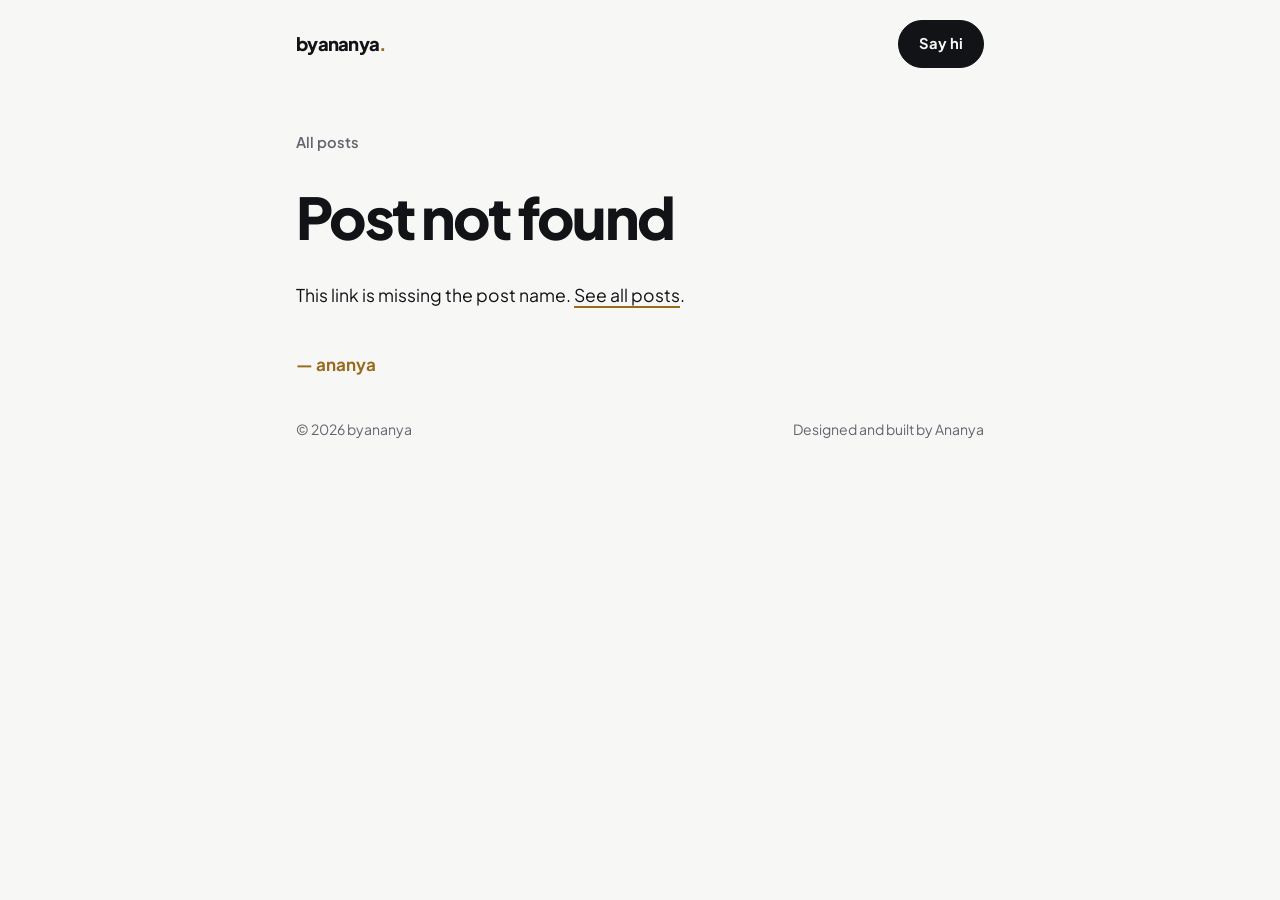
<file: post.html>
<!doctype html>
<html lang="en">
<head>
<meta charset="utf-8">
<meta name="viewport" content="width=device-width, initial-scale=1">
<title>Blog | by ananya</title>
<link rel="icon" href="data:image/svg+xml,%3Csvg xmlns='http://www.w3.org/2000/svg' viewBox='0 0 100 100'%3E%3Ccircle cx='50' cy='50' r='40' fill='%239a6b1f'/%3E%3C/svg%3E">
<script>try { var t = localStorage.getItem('theme'); if (t) document.documentElement.setAttribute('data-theme', t); } catch (e) {}</script>
<link rel="preconnect" href="https://fonts.googleapis.com">
<link rel="preconnect" href="https://fonts.gstatic.com" crossorigin>
<link href="https://fonts.googleapis.com/css2?family=Plus+Jakarta+Sans:wght@400..800&display=swap" rel="stylesheet">
<link rel="stylesheet" href="style.css">
<script src="assets/marked.min.js"></script>
</head>
<body>
<div class="wrap narrow">
  <header class="site-head" style="position:static;background:none;backdrop-filter:none">
    <div style="display:flex;justify-content:space-between;align-items:center;padding:1.25rem 0"><a class="wordmark" href="/">byananya<span>.</span></a>
    <nav>
      <a class="btn" href="/#hi">Say hi</a>
    </nav></div>
  </header>

  <main class="post">
    <a class="back" href="/#blog">All posts</a>
    <header>
      <h1 id="title">Loading</h1>
      <p class="meta" id="meta"></p>
    </header>
    <div class="post-cover protected" id="cover" hidden></div>
    <article class="prose" id="body"></article>
    <p class="signoff">— ananya</p>
  </main>

  <footer class="site-foot"><span>© 2026 byananya</span><span>Designed and built by Ananya</span></footer>
</div>

<script>
(function () {
  var slug = new URLSearchParams(location.search).get('p');
  var title = document.getElementById('title'), meta = document.getElementById('meta');
  var body = document.getElementById('body'), cover = document.getElementById('cover');
  function fail(msg) { title.textContent = 'Post not found'; meta.textContent = ''; body.innerHTML = '<p>' + msg + ' <a href="/#blog">See all posts</a>.</p>'; }
  if (!slug) return fail('This link is missing the post name.');
  fetch('posts/index.json')
    .then(function (r) { return r.json(); })
    .then(function (posts) {
      var p = posts.find(function (x) { return x.slug === slug; });
      if (!p) throw new Error('missing');
      title.textContent = p.title;
      document.title = p.title + ' | by ananya';
      meta.textContent = new Date(p.date + 'T00:00:00').toLocaleDateString('en-IN', { day: 'numeric', month: 'long', year: 'numeric' }) +
        (p.topic === 'health' ? ', running and health' : ', AI, automation and software');
      if (p.cover) {
        cover.style.backgroundImage = 'url(' + p.cover + ')'; cover.hidden = false;
        ['contextmenu', 'dragstart'].forEach(function (e) { cover.addEventListener(e, function (ev) { ev.preventDefault(); }); });
      }
      return fetch('posts/' + slug + '.md');
    })
    .then(function (r) { if (!r.ok) throw new Error('missing'); return r.text(); })
    .then(function (md) { body.innerHTML = marked.parse(md); })
    .catch(function () { fail('This post doesn’t exist or has moved.'); });
})();
</script>
<script>/* anonymous visit count: no cookies, no personal data */(function(){try{var u='https://byananya-blog.ananyapkumar0710.workers.dev/hit',p=location.pathname+(location.pathname.indexOf('post.html')>-1?location.search:''),d=JSON.stringify({p:p,r:document.referrer});if(navigator.sendBeacon)navigator.sendBeacon(u,d);else fetch(u,{method:'POST',body:d,keepalive:true});}catch(e){}})();</script>
</body>
</html>
</file>
<file: style.css>
:root {
  --bg: #f7f7f5; --surface: #ffffff; --ink: #121316; --muted: #62656e; --line: #e4e4e0; --soft: #efefec;
  --accent: #9a6b1f; --ok: #22a06b;
  --font: "Plus Jakarta Sans", "Helvetica Neue", Arial, sans-serif;
  --radius-lg: 28px; --radius: 18px;
  --shadow: 0 24px 60px -30px rgba(18,19,22,.35);
  color-scheme: light;
}
:root[data-theme="dark"] { --bg: #0c0d10; --surface: #15171c; --ink: #f2f2ef; --muted: #9a9ca6; --line: #262931; --soft: #1b1e24; --accent: #d9b26a; --shadow: 0 24px 60px -30px rgba(0,0,0,.9); color-scheme: dark; }
@media (prefers-color-scheme: dark) {
  :root:not([data-theme="light"]) { --bg: #0c0d10; --surface: #15171c; --ink: #f2f2ef; --muted: #9a9ca6; --line: #262931; --soft: #1b1e24; --accent: #d9b26a; --shadow: 0 24px 60px -30px rgba(0,0,0,.9); color-scheme: dark; }
}
* { box-sizing: border-box; margin: 0; padding: 0; }
html { scroll-behavior: smooth; }
body { background: var(--bg); color: var(--ink); font-family: var(--font); font-size: 1.0625rem; line-height: 1.6; -webkit-font-smoothing: antialiased; overflow-x: hidden; transition: background .3s ease, color .3s ease; }
a { color: inherit; text-decoration-color: var(--accent); text-decoration-thickness: 2px; text-underline-offset: 4px; }
a:hover { color: var(--accent); }
a:focus-visible, button:focus-visible, [tabindex]:focus-visible { outline: 2px solid var(--accent); outline-offset: 3px; border-radius: 8px; }
.wrap { max-width: 76rem; margin: 0 auto; padding: 0 1.5rem; }
.narrow { max-width: 46rem; }

/* top bar + header */
.topbar { display: flex; gap: 2rem; flex-wrap: wrap; font-size: .82rem; color: var(--muted); padding: .9rem 0; border-bottom: 1px solid var(--line); }
.topbar b { color: var(--ink); font-weight: 600; }
.topbar .live::before { content: ""; display: inline-block; width: 7px; height: 7px; border-radius: 50%; background: var(--ok); margin-right: .45rem; vertical-align: 1px; animation: pulse 2s infinite; }
@keyframes pulse { 50% { opacity: .35; } }
.site-head { position: sticky; top: 0; z-index: 20; background: color-mix(in srgb, var(--bg) 85%, transparent); backdrop-filter: blur(12px); -webkit-backdrop-filter: blur(12px); }
.site-head .wrap { display: flex; align-items: center; justify-content: space-between; gap: 1rem; padding-top: 1rem; padding-bottom: 1rem; }
.wordmark { font-weight: 800; font-size: 1.15rem; letter-spacing: -0.04em; text-decoration: none; }
.wordmark span { color: var(--accent); }
.nav { display: flex; align-items: center; gap: .3rem; background: var(--surface); border: 1px solid var(--line); border-radius: 999px; padding: .3rem; }
.nav a { text-decoration: none; font-size: .9rem; font-weight: 600; color: var(--muted); padding: .45rem .9rem; border-radius: 999px; }
.nav a:hover { color: var(--ink); background: var(--soft); }
.head-actions { display: flex; align-items: center; gap: .6rem; }
.theme { width: 40px; height: 40px; border-radius: 50%; border: 1px solid var(--line); background: var(--surface); color: var(--ink); cursor: pointer; display: grid; place-items: center; }
.theme svg { width: 18px; height: 18px; }
.theme .sun { display: none; }
:root[data-theme="dark"] .theme .sun { display: block; } :root[data-theme="dark"] .theme .moon { display: none; }
@media (prefers-color-scheme: dark) { :root:not([data-theme="light"]) .theme .sun { display: block; } :root:not([data-theme="light"]) .theme .moon { display: none; } }
.btn { display: inline-flex; align-items: center; gap: .5rem; padding: .7rem 1.25rem; border-radius: 999px; font-weight: 700; font-size: .92rem; text-decoration: none; background: var(--ink); color: var(--bg); border: 1px solid var(--ink); transition: transform .15s ease; }
.btn:hover { color: var(--bg); transform: translateY(-2px); }
.btn.line { background: transparent; color: var(--ink); border-color: var(--line); }
.btn.line:hover { color: var(--ink); border-color: var(--ink); }

/* hero */
.hero { padding: 5.5rem 0 4rem; }
.hero h1 { font-size: clamp(2.8rem, 8.2vw, 7rem); font-weight: 800; line-height: .98; letter-spacing: -0.055em; }
.hero h1 .muted { color: var(--muted); }
.rotator { display: inline-grid; vertical-align: top; }
.rotator span { grid-area: 1 / 1; color: var(--accent); opacity: 0; transform: translateY(-.25em); transition: opacity .2s ease, transform .2s ease; white-space: nowrap; }
.rotator span.on { opacity: 1; transform: none; transition: opacity .45s ease .2s, transform .45s cubic-bezier(.2,.8,.2,1) .2s; }
.hero-points { margin-top: 3.5rem; display: grid; grid-template-columns: repeat(3, 1fr); gap: 1.25rem; list-style: none; }
.hero-points li { border-top: 1px solid var(--line); padding-top: 1.1rem; }
.hero-points b { display: block; font-size: 1.05rem; letter-spacing: -0.01em; }
.hero-points span { color: var(--muted); font-size: .97rem; }
.hero .ctas { display: flex; gap: .75rem; flex-wrap: wrap; margin-top: 2.5rem; }

/* statement with photo */
.statement { display: grid; grid-template-columns: 1.2fr .8fr; gap: 3rem; align-items: center; padding: 5rem 0 2rem; border-top: 1px solid var(--line); }
.statement h2 { font-size: clamp(1.8rem, 3.8vw, 3rem); font-weight: 700; line-height: 1.15; letter-spacing: -0.035em; }
.statement h2 em { font-style: normal; color: var(--muted); }
.statement .photo { aspect-ratio: 4 / 5; border-radius: var(--radius-lg); box-shadow: var(--shadow); }

/* section heads */
section.block { padding-top: 6rem; }
.sec-head { display: flex; justify-content: space-between; align-items: end; gap: 1.5rem; flex-wrap: wrap; margin-bottom: 2rem; }
.sec-head h2 { font-size: clamp(2.6rem, 7vw, 5rem); font-weight: 800; letter-spacing: -0.055em; line-height: .95; }
.sec-head h2 span { color: var(--accent); }
.sec-head p { color: var(--muted); max-width: 26rem; }
.filters { display: flex; flex-wrap: wrap; gap: .5rem; margin-bottom: .75rem; }
.filters button { font: inherit; font-weight: 600; font-size: .88rem; padding: .5rem 1rem; border-radius: 999px; border: 1px solid var(--line); background: var(--surface); color: var(--muted); cursor: pointer; }
.filters button[aria-pressed="true"] { background: var(--ink); color: var(--bg); border-color: var(--ink); }
.count { font-size: .85rem; color: var(--muted); margin-bottom: 1.5rem; }

/* case studies */
.case { background: var(--surface); border: 1px solid var(--line); border-radius: var(--radius-lg); padding: clamp(1.25rem, 3vw, 2.25rem); margin-bottom: 1.5rem; }
.case[hidden] { display: none; }
.case-top { display: flex; justify-content: space-between; gap: 1.5rem; flex-wrap: wrap; align-items: start; }
.case h3 { font-size: clamp(1.5rem, 3vw, 2.3rem); font-weight: 700; letter-spacing: -0.04em; line-height: 1.12; max-width: 44rem; }
.case h3 b { font-weight: 800; }
.case h3 .rest { color: var(--muted); font-weight: 600; }
.tags { display: flex; gap: .4rem; flex-wrap: wrap; list-style: none; margin-top: .9rem; }
.tags li { font-size: .8rem; font-weight: 600; color: var(--muted); background: var(--soft); padding: .25rem .65rem; border-radius: 999px; }
.status { font-size: .8rem; font-weight: 700; padding: .35rem .8rem; border-radius: 999px; border: 1px solid var(--line); white-space: nowrap; }
.status.live { color: var(--ok); border-color: color-mix(in srgb, var(--ok) 40%, transparent); }
.status.live::before { content: ""; display: inline-block; width: 7px; height: 7px; border-radius: 50%; background: var(--ok); margin-right: .4rem; vertical-align: 1px; }

.stage { position: relative; margin-top: 1.5rem; border-radius: 20px; overflow: hidden; aspect-ratio: 16 / 7.5; background: var(--soft) center / cover no-repeat; }
.stage.top { background-position: top center; }
.stage::before { content: ""; position: absolute; inset: 0; background: linear-gradient(180deg, rgba(10,11,14,0) 40%, rgba(10,11,14,.55)); }
.stage.g1 { background-image: radial-gradient(120% 120% at 10% 0%, #f3dca6 0%, #b8862d 38%, #1a140b 100%); }
.stage.g2 { background-image: radial-gradient(120% 120% at 90% 10%, #c9a6a0 0%, #6e3b3f 40%, #140d10 100%); }
.stage.g3 { background-image: radial-gradient(120% 120% at 20% 100%, #6fe3c1 0%, #1d8a7a 40%, #0d1f24 100%); }
.prompt { position: absolute; left: 50%; bottom: 1.5rem; transform: translateX(-50%); width: min(92%, 34rem); display: flex; align-items: center; gap: .75rem; background: rgba(255,255,255,.94); color: #121316; border-radius: 999px; padding: .75rem .85rem .75rem 1.25rem; font-size: .95rem; font-weight: 500; box-shadow: 0 20px 40px -20px rgba(0,0,0,.6); }
.prompt .txt { flex: 1; overflow: hidden; white-space: nowrap; text-overflow: ellipsis; }
.prompt .typed { border-right: 2px solid #121316; padding-right: 2px; animation: caret 1s steps(1) infinite; }
@keyframes caret { 50% { border-color: transparent; } }
.prompt .go { width: 34px; height: 34px; border-radius: 50%; background: #121316; display: flex; align-items: center; justify-content: center; flex: none; }
.prompt .go i { width: 5px; height: 5px; border-radius: 50%; background: #fff; margin: 0 1.5px; display: inline-block; animation: blink 1.2s infinite; }
.prompt .go i:nth-child(2) { animation-delay: .2s; } .prompt .go i:nth-child(3) { animation-delay: .4s; }
@keyframes blink { 0%, 100% { opacity: .25; } 40% { opacity: 1; } }
.stage .big-stat { position: absolute; right: 1.5rem; top: 1.25rem; text-align: right; color: #fff; font-weight: 800; font-size: clamp(2rem, 5vw, 3.4rem); letter-spacing: -0.05em; line-height: 1; text-shadow: 0 4px 24px rgba(0,0,0,.35); }
.stage .big-stat small { display: block; font-size: .8rem; font-weight: 600; letter-spacing: 0; opacity: .9; margin-top: .2rem; }

.case-body { display: grid; grid-template-columns: .9fr 1.1fr; gap: 2rem; margin-top: 1.75rem; }
.facts-list { display: grid; gap: .9rem; align-content: start; }
.facts-list div { font-size: .95rem; }
.facts-list dt { font-size: .78rem; font-weight: 700; color: var(--muted); }
.facts-list dd { margin-top: .1rem; }
.facts-list .outcome { font-weight: 600; }
.facts-list a { font-weight: 700; }
.points { display: grid; grid-template-columns: 1fr 1fr; gap: .9rem; list-style: none; }
.points li { background: var(--soft); border-radius: var(--radius); padding: 1.1rem 1.15rem; }
.points h4 { font-size: 1rem; letter-spacing: -0.01em; }
.points p { font-size: .9rem; color: var(--muted); margin-top: .3rem; line-height: 1.5; }

/* about */
.about { display: grid; grid-template-columns: .85fr 1.15fr; gap: 3rem; }
.about .photos { position: relative; min-height: 32rem; }
.about .photos.single .p1 { width: 100%; aspect-ratio: 640 / 425; position: relative; }
.about .photos.single { min-height: 0; }
.about .photos .p1 { position: absolute; left: 0; top: 0; width: 70%; aspect-ratio: 4 / 5; border-radius: var(--radius-lg); box-shadow: var(--shadow); }
.about .photos .p2 { position: absolute; right: 0; bottom: 0; width: 58%; aspect-ratio: 4 / 3; border-radius: var(--radius); border: 6px solid var(--bg); box-shadow: var(--shadow); }
.about h3 { font-size: clamp(1.6rem, 3vw, 2.3rem); font-weight: 700; letter-spacing: -0.035em; line-height: 1.15; }
.about .bio { color: var(--muted); margin-top: 1.25rem; }
.about .bio + .bio { margin-top: .9rem; }
.journey { list-style: none; margin-top: 2.25rem; border-top: 1px solid var(--line); }
.journey li { display: grid; grid-template-columns: 1fr auto; gap: .2rem 1rem; padding: .95rem 0; border-bottom: 1px solid var(--line); }
.journey b { font-size: 1rem; }
.journey span { color: var(--muted); font-size: .9rem; }
.journey time { color: var(--muted); font-size: .9rem; grid-row: span 2; align-self: center; white-space: nowrap; }

/* stack */
.stack-grid { display: grid; grid-template-columns: repeat(6, 1fr); gap: .75rem; list-style: none; }
.stack-grid li { background: var(--surface); border: 1px solid var(--line); border-radius: 16px; padding: 1.1rem .9rem; text-align: center; font-weight: 700; font-size: .92rem; letter-spacing: -0.01em; transition: transform .2s ease, border-color .2s ease; }
.stack-grid li:hover { transform: translateY(-3px); border-color: var(--accent); }
.stack-grid li small { display: block; font-weight: 500; font-size: .75rem; color: var(--muted); margin-top: .15rem; }

/* blog */
.post-grid { display: grid; grid-template-columns: repeat(3, 1fr); gap: 1.25rem; list-style: none; }
.post-card { background: var(--surface); border: 1px solid var(--line); border-radius: 20px; overflow: hidden; transition: transform .2s ease, box-shadow .2s ease; }
.post-card:hover { transform: translateY(-4px); box-shadow: var(--shadow); }
.post-card a { display: flex; flex-direction: column; height: 100%; text-decoration: none; }
.post-card .cover { aspect-ratio: 16 / 10; background: var(--soft) center / cover no-repeat; position: relative; }
.post-card .cover.fallback { display: grid; place-items: center; font-size: 3.2rem; font-weight: 800; color: #fff; background-image: radial-gradient(120% 120% at 90% 10%, #8fa3b8 0%, #34465c 40%, #0f141b 100%); }
.post-card .cover.fallback.health { background-image: radial-gradient(120% 120% at 10% 0%, #f3dca6 0%, #b8862d 38%, #1a140b 100%); }
.post-card .pill { position: absolute; left: .9rem; top: .9rem; font-size: .72rem; font-weight: 700; padding: .25rem .65rem; border-radius: 999px; background: rgba(255,255,255,.94); color: #121316; }
.post-card .meta { padding: 1.1rem 1.2rem 1.35rem; }
.post-card time { font-size: .8rem; color: var(--muted); }
.post-card .t { display: block; font-weight: 700; font-size: 1.12rem; line-height: 1.3; letter-spacing: -0.02em; margin-top: .3rem; }
.post-card a:hover .t { color: var(--accent); }
.post-card .summary { display: block; color: var(--muted); font-size: .9rem; margin-top: .45rem; line-height: 1.5; }
.empty { color: var(--muted); padding: 1.5rem 0; grid-column: 1 / -1; }

/* contact */
.contact { margin-top: 7rem; background: var(--ink); color: var(--bg); border-radius: var(--radius-lg); padding: clamp(2rem, 6vw, 4.5rem); }
.contact h2 { font-size: clamp(2.4rem, 7vw, 5rem); font-weight: 800; letter-spacing: -0.055em; line-height: .95; }
.contact h2 span { color: var(--accent); }
.contact p { color: color-mix(in srgb, var(--bg) 70%, transparent); margin-top: 1.25rem; max-width: 32rem; font-size: 1.1rem; }
.contact .row { display: flex; flex-wrap: wrap; gap: .75rem; margin-top: 2rem; }
.contact .btn { background: var(--bg); color: var(--ink); border-color: var(--bg); }
.contact .btn:hover { color: var(--ink); }
.contact .btn.line { background: transparent; color: var(--bg); border-color: color-mix(in srgb, var(--bg) 30%, transparent); }
.contact .btn.line:hover { color: var(--bg); border-color: var(--bg); }
.site-foot { display: flex; justify-content: space-between; flex-wrap: wrap; gap: 1rem; padding: 2.5rem 0; color: var(--muted); font-size: .875rem; }

/* protected photos */
.protected { background-color: var(--soft); background-position: center; background-size: cover; background-repeat: no-repeat; position: relative; overflow: hidden; -webkit-user-select: none; user-select: none; -webkit-touch-callout: none; }
.protected::after { content: ""; position: absolute; inset: 0; }

/* scroll reveal */
.rv { opacity: 0; transform: translateY(26px); transition: opacity .7s ease, transform .7s cubic-bezier(.2,.8,.2,1); }
.rv.in { opacity: 1; transform: none; }
@media (prefers-reduced-motion: reduce) {
  html { scroll-behavior: auto; } .rv { opacity: 1; transform: none; transition: none; }
  .topbar .live::before, .prompt .typed, .prompt .go i { animation: none; }
  .rotator span { transition: none; }
}

/* post page */
.post { padding: 2.5rem 0 0; }
.post .back { font-size: .92rem; color: var(--muted); text-decoration: none; font-weight: 600; }
.post header { margin: 2rem 0; }
.post h1 { font-size: clamp(2.2rem, 6vw, 3.6rem); font-weight: 800; letter-spacing: -0.045em; line-height: 1.05; }
.post .meta { color: var(--muted); margin-top: 1rem; font-size: .95rem; }
.post-cover { aspect-ratio: 16 / 9; border-radius: 22px; margin-bottom: 2.5rem; }
.prose { font-size: 1.1rem; line-height: 1.8; }
.prose > * + * { margin-top: 1.1em; }
.prose h2 { font-size: 1.5rem; font-weight: 700; letter-spacing: -0.03em; line-height: 1.25; margin: 2em 0 0; }
.prose h3 { font-size: 1.15rem; margin-top: 1.8em; }
.prose ul, .prose ol { padding-left: 1.3em; }
.prose li + li { margin-top: .35em; }
.prose code { font-family: ui-monospace, Menlo, Consolas, monospace; font-size: .88em; background: var(--soft); padding: .05em .35em; border-radius: 5px; }
.prose pre { background: var(--soft); padding: 1rem 1.2rem; border-radius: 12px; overflow-x: auto; }
.prose pre code { background: none; padding: 0; }
.prose blockquote { border-left: 3px solid var(--accent); padding-left: 1rem; color: var(--muted); }
.prose img { max-width: 100%; border-radius: 12px; }
.signoff { margin-top: 2.5rem; font-weight: 700; color: var(--accent); }

/* responsive */
@media (max-width: 960px) {
  .nav { display: none; }
  .hero-points { grid-template-columns: 1fr; }
  .statement, .about, .case-body { grid-template-columns: 1fr; }
  .statement .photo { max-width: 420px; }
  .stack-grid { grid-template-columns: repeat(3, 1fr); }
  .post-grid { grid-template-columns: repeat(2, 1fr); }
  .about .photos { min-height: 28rem; max-width: 480px; }
}
@media (max-width: 600px) {
  .topbar .hide-sm { display: none; }
  .hero { padding-top: 3rem; }
  .stage { aspect-ratio: 4 / 3.6; }
  .points { grid-template-columns: 1fr; }
  .stack-grid { grid-template-columns: repeat(2, 1fr); }
  .post-grid { grid-template-columns: 1fr; }
  .about .photos { min-height: 24rem; }
  .prompt { font-size: .85rem; bottom: 1rem; }
  .stage .big-stat { right: 1rem; top: 1rem; }
}
@media (max-width: 600px) {
  .hero h1 { font-size: clamp(2.4rem, 11vw, 3.4rem); }
  .rotator span { white-space: normal; }
}

/* fly-through on scroll */
.fly { will-change: transform, opacity; transform-origin: 50% 100%; }
.hero h1 { will-change: transform, opacity; transform-origin: 0 50%; }

/* work carousel */
.carousel { position: relative; }
.track { display: flex; gap: 1.25rem; overflow-x: auto; scroll-snap-type: x mandatory; scroll-behavior: smooth; padding: .5rem .25rem 1.25rem; margin: 0 -.25rem; scrollbar-width: none; overscroll-behavior-x: contain; }
.track::-webkit-scrollbar { display: none; }
.slide.case { flex: 0 0 min(86%, 24rem); scroll-snap-align: start; margin: 0; padding: .9rem .9rem 1.2rem; border-radius: 24px; display: flex; flex-direction: column; cursor: pointer; transition: transform .25s ease, border-color .25s ease, box-shadow .25s ease; }
.slide.case[hidden] { display: none; }
.slide.case:hover, .slide.case:focus-visible { transform: translateY(-5px); border-color: var(--accent); box-shadow: var(--shadow); outline: none; }
.slide .stage { margin-top: 0; aspect-ratio: 16 / 11; border-radius: 16px; }
.slide .stage .prompt { font-size: .8rem; padding: .55rem .6rem .55rem .9rem; bottom: .9rem; width: 90%; }
.slide .stage .prompt .go { width: 26px; height: 26px; }
.slide .stage .big-stat { font-size: 2rem; right: 1rem; top: .9rem; }
.slide .case-top { margin-top: 1.1rem; padding: 0 .3rem; flex-direction: column-reverse; gap: .6rem; }
.slide .case-top h3 { font-size: 1.25rem; line-height: 1.25; }
.slide .tags { margin-top: .6rem; }
.slide .status { align-self: flex-start; }
.slide .case-body { display: none; }
.slide-cta { margin: auto .3rem 0; padding-top: 1.1rem; font-size: .9rem; font-weight: 700; color: var(--accent); }
.car-nav { display: flex; justify-content: space-between; align-items: center; gap: 1rem; margin-top: .5rem; }
.dots { display: flex; gap: .4rem; }
.dots i { width: 8px; height: 8px; border-radius: 999px; background: var(--line); transition: width .3s ease, background .3s ease; }
.dots i.on { width: 26px; background: var(--ink); }
.arrows { display: flex; gap: .5rem; }
.arrow { width: 46px; height: 46px; border-radius: 50%; border: 1px solid var(--line); background: var(--surface); color: var(--ink); display: grid; place-items: center; cursor: pointer; transition: transform .15s ease, border-color .15s ease; }
.arrow:hover:not(:disabled) { border-color: var(--ink); transform: scale(1.05); }
.arrow:disabled { opacity: .35; cursor: default; }
.arrow svg { width: 20px; height: 20px; }

/* case study pop-up */
.case-modal { max-width: none; width: min(60rem, calc(100% - 1.5rem)); max-height: calc(100vh - 3rem); margin: auto; padding: 0; border: 1px solid var(--line); border-radius: 28px; background: var(--surface); color: var(--ink); box-shadow: 0 40px 120px -40px rgba(0,0,0,.6); overflow: hidden; }
.case-modal[open] { display: flex; flex-direction: column; animation: rise .35s cubic-bezier(.2,.8,.2,1); }
.case-modal::backdrop { background: rgba(10,11,14,.55); backdrop-filter: blur(6px); -webkit-backdrop-filter: blur(6px); }
@keyframes rise { from { opacity: 0; transform: translateY(24px) scale(.98); } }
.modal-body { overflow-y: auto; padding: clamp(1.25rem, 3.5vw, 2.25rem); }
.modal-body .case-top { padding-right: 3rem; }
.modal-close { position: absolute; top: 1rem; right: 1rem; z-index: 3; width: 42px; height: 42px; border-radius: 50%; border: 1px solid var(--line); background: var(--surface); color: var(--ink); font-size: 1.5rem; line-height: 1; cursor: pointer; }
.modal-close:hover { border-color: var(--ink); }
@media (max-width: 600px) {
  .slide.case { flex-basis: 84%; }
  .case-modal { width: 100%; max-width: 100%; max-height: 92vh; margin: auto 0 0; border-radius: 24px 24px 0 0; }
  .modal-body .stage { aspect-ratio: 4 / 3; }
}
@media (prefers-reduced-motion: reduce) { .track { scroll-behavior: auto; } .case-modal[open] { animation: none; } }
.modal-body h3 { font-size: clamp(1.4rem, 3vw, 2.1rem); font-weight: 700; letter-spacing: -0.04em; line-height: 1.15; }
.modal-body h3 b { font-weight: 800; }
.modal-body h3 .rest { color: var(--muted); font-weight: 600; }
.modal-body .case-top { display: flex; justify-content: space-between; gap: 1rem; flex-wrap: wrap; align-items: start; }

/* Blog as a swipe carousel, like Work */
.post-track { list-style: none; }
.post-track .post-card { flex: 0 0 min(80%, 20rem); scroll-snap-align: start; }
.post-track .empty { flex: 1 0 100%; color: var(--muted); padding: 1rem .25rem; }
</file>
